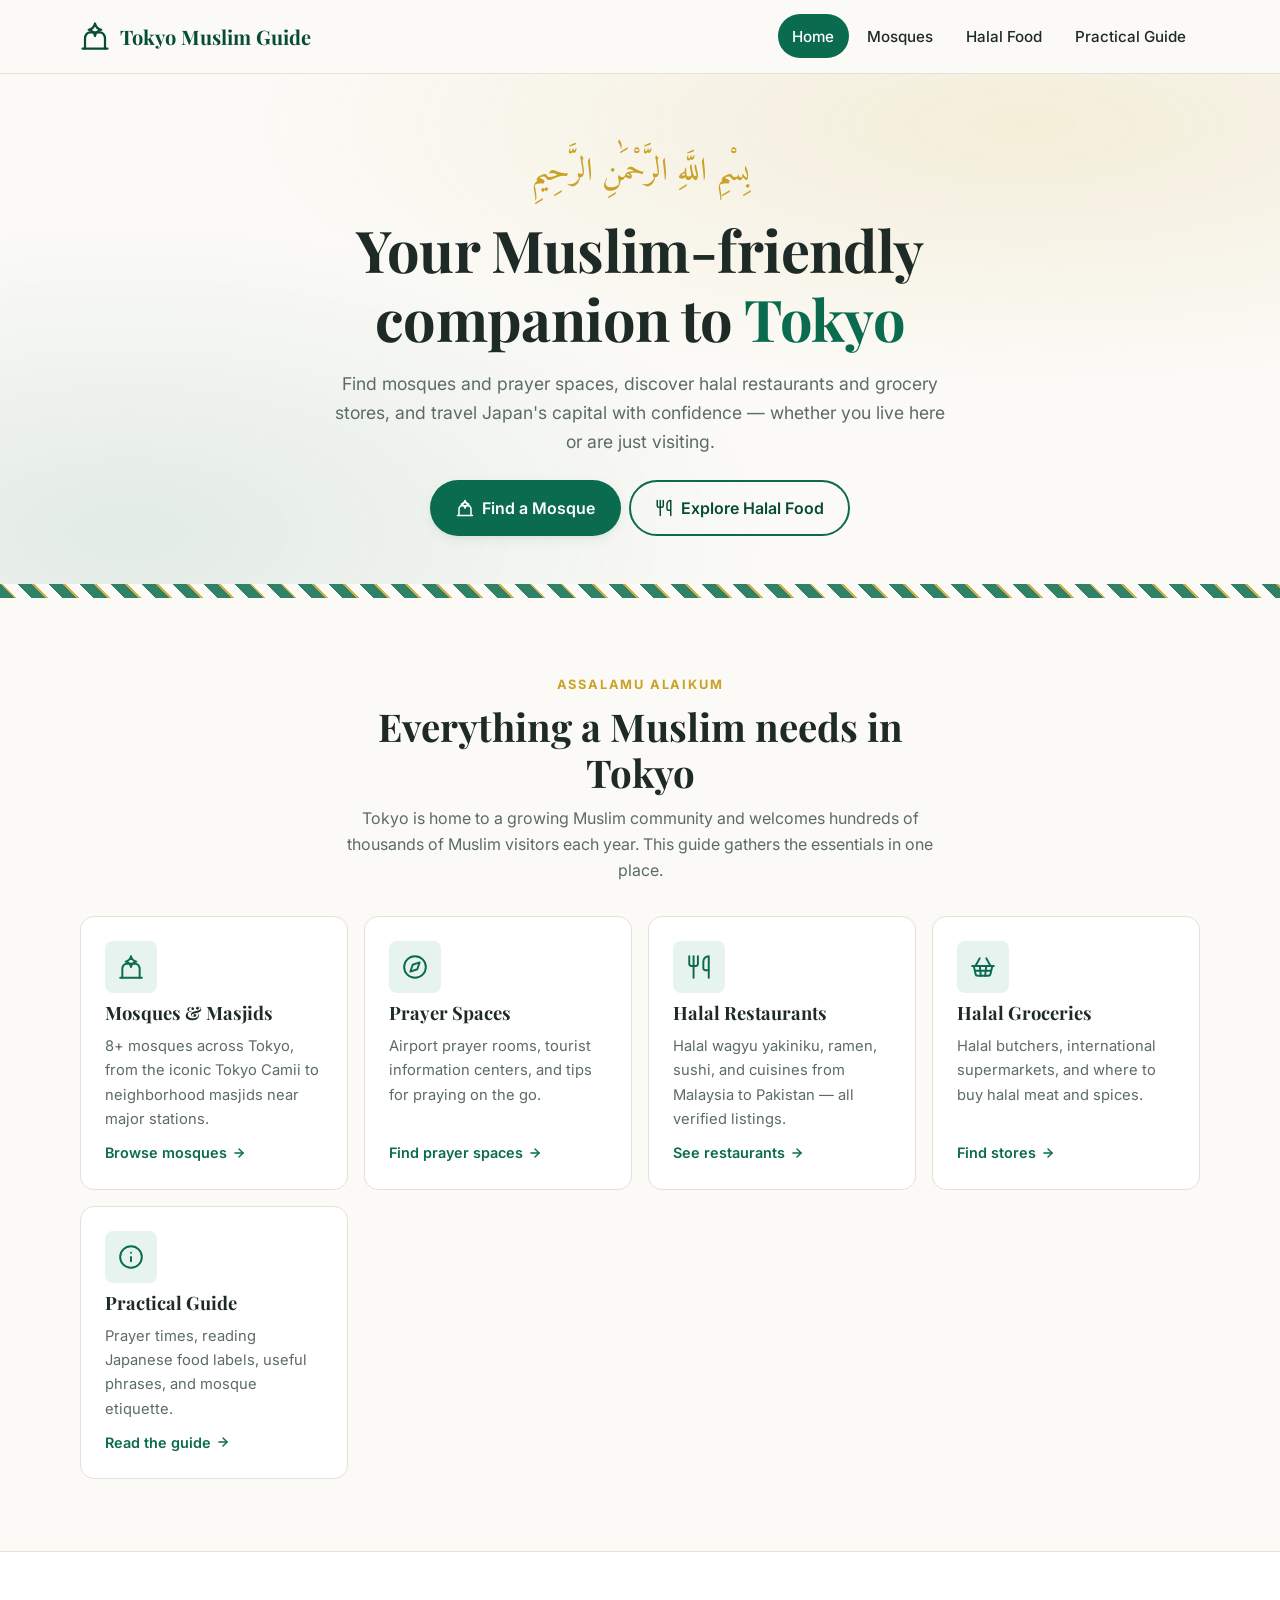
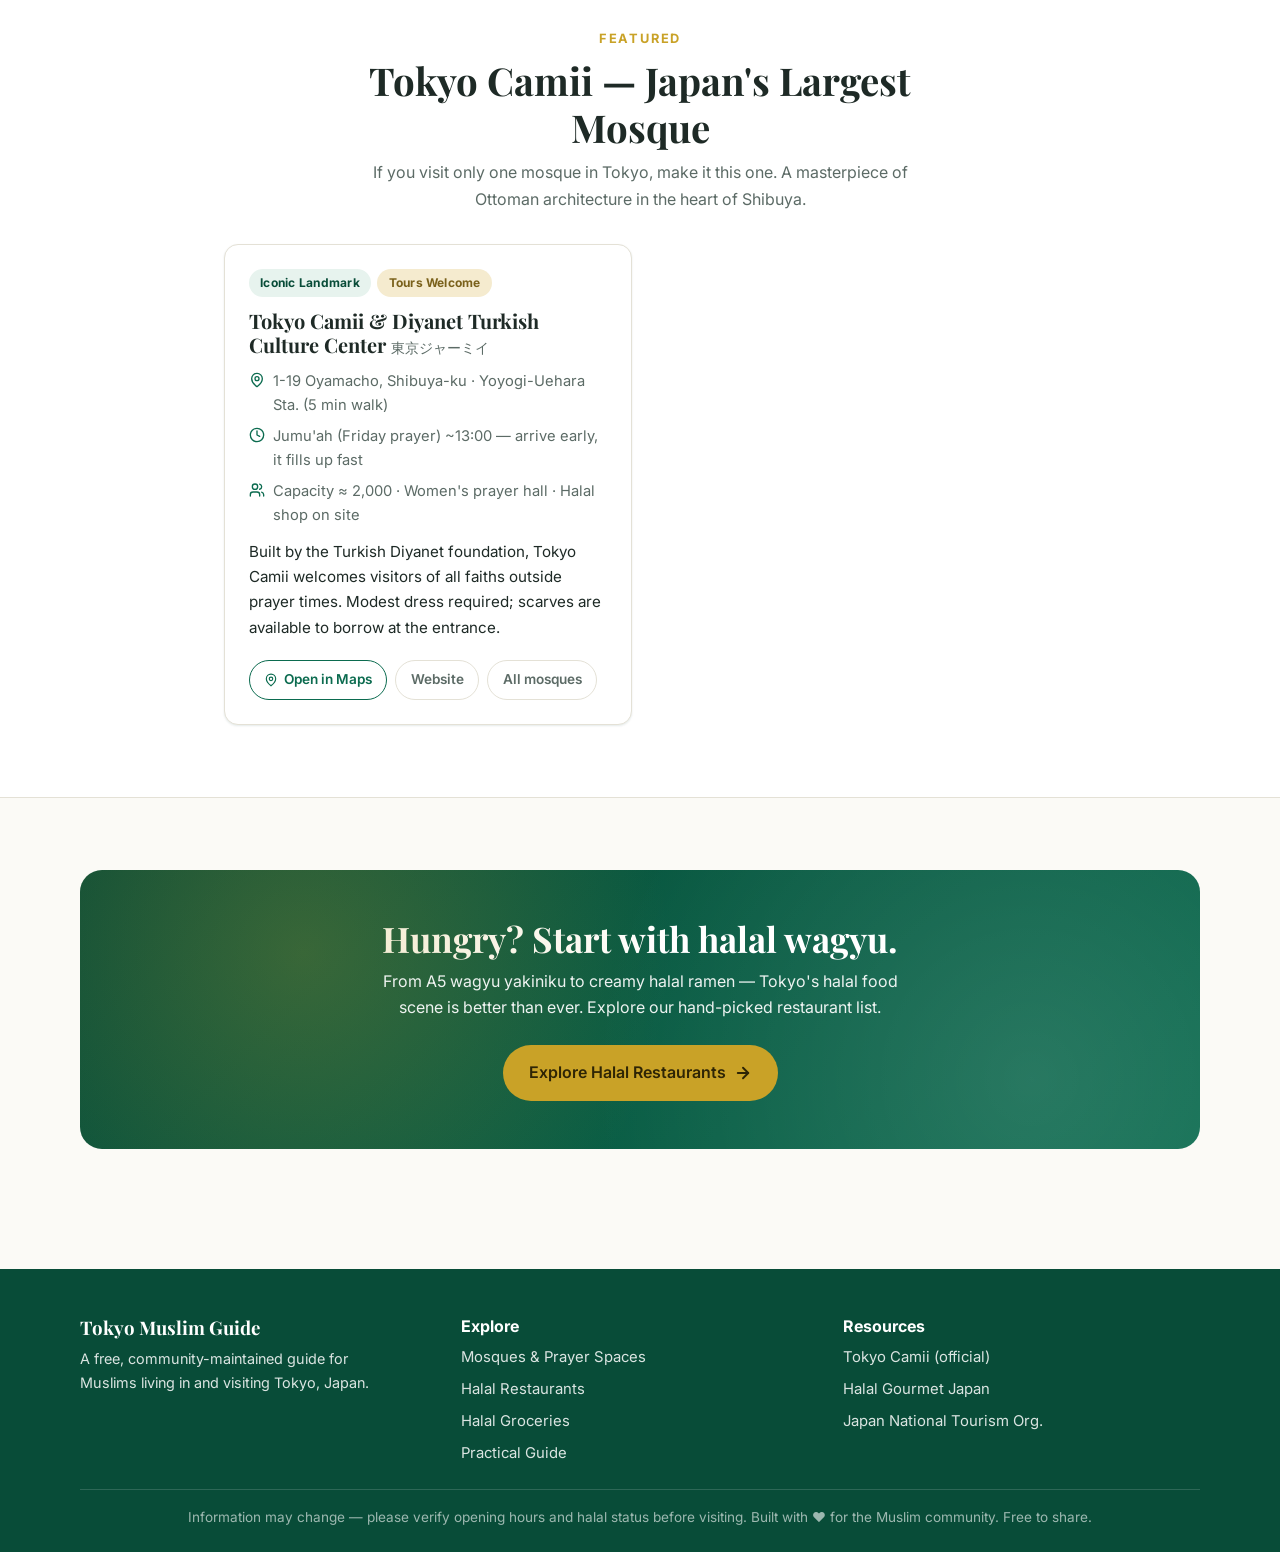
<file: index.html>
<!DOCTYPE html>
<html lang="en">
<head>
  <meta charset="UTF-8">
  <meta name="viewport" content="width=device-width, initial-scale=1">
  <title>Tokyo Muslim Guide — Mosques, Halal Food & Prayer Spaces</title>
  <meta name="description" content="A free community guide for Muslims in Tokyo: mosques, prayer spaces, halal restaurants, grocery stores, and practical tips for residents and visitors.">
  <meta property="og:title" content="Tokyo Muslim Guide">
  <meta property="og:description" content="Mosques, halal restaurants, prayer spaces and practical tips for Muslims in Tokyo.">
  <meta property="og:type" content="website">
  <meta property="og:url" content="https://tokyomuslim.club/">
  <meta name="twitter:card" content="summary">
  <meta name="twitter:title" content="Tokyo Muslim Guide">
  <meta name="twitter:description" content="Mosques, halal restaurants, prayer spaces and practical tips for Muslims in Tokyo.">
  <link rel="canonical" href="https://tokyomuslim.club/">
  <!-- Google Search Console verification — replace content value with your actual verification code -->
  <meta name="google-site-verification" content="t6srP-u4cN9P3VYmCuqky1GQss03RCHiqYDu4j7R1pU" />
  <!-- Bing Webmaster Tools verification -->
  <meta name="msvalidate.01" content="A777F8AD205B0AAA340A29A1CBBAF578" />
  <script type="application/ld+json">
  {
    "@context": "https://schema.org",
    "@type": "WebSite",
    "name": "Tokyo Muslim Guide",
    "url": "https://tokyomuslim.club/",
    "description": "A free community guide for Muslims in Tokyo: mosques, prayer spaces, halal restaurants, grocery stores, and practical tips for residents and visitors.",
    "inLanguage": "en",
    "about": {
      "@type": "City",
      "name": "Tokyo",
      "address": { "@type": "PostalAddress", "addressCountry": "JP" }
    }
  }
  </script>
  <link rel="icon" href="data:image/svg+xml,<svg xmlns='http://www.w3.org/2000/svg' viewBox='0 0 100 100'><text y='0.9em' font-size='90'>🕌</text></svg>">
  <link rel="preconnect" href="https://fonts.googleapis.com">
  <link rel="preconnect" href="https://fonts.gstatic.com" crossorigin>
  <link href="https://fonts.googleapis.com/css2?family=Inter:wght@400;500;600;700&family=Playfair+Display:wght@600;700&family=Amiri:wght@400;700&display=swap" rel="stylesheet">
  <link rel="stylesheet" href="css/style.css">
</head>
<body>
  <a class="skip-link" href="#main">Skip to main content</a>

  <header class="site-header">
    <div class="container">
      <nav class="nav" aria-label="Main navigation">
        <a class="brand" href="index.html">
          <svg width="30" height="30" viewBox="0 0 24 24" fill="none" stroke="currentColor" stroke-width="1.8" stroke-linecap="round" stroke-linejoin="round" aria-hidden="true">
            <path d="M12 2c.5 2.5 2.5 4.5 5 5-2.5.5-4.5 2.5-5 5-.5-2.5-2.5-4.5-5-5 2.5-.5 4.5-2.5 5-5z"/>
            <path d="M4 22v-8c0-3 2-5 4-5h8c2 0 4 2 4 5v8"/>
            <path d="M2 22h20"/>
          </svg>
          Tokyo Muslim Guide
        </a>
        <button class="nav-toggle" aria-label="Toggle menu" aria-expanded="false" aria-controls="nav-links">
          <svg width="24" height="24" viewBox="0 0 24 24" fill="none" stroke="currentColor" stroke-width="2" stroke-linecap="round" aria-hidden="true">
            <line x1="3" y1="6" x2="21" y2="6"/><line x1="3" y1="12" x2="21" y2="12"/><line x1="3" y1="18" x2="21" y2="18"/>
          </svg>
        </button>
        <ul class="nav-links" id="nav-links">
          <li><a href="index.html" aria-current="page">Home</a></li>
          <li><a href="mosques.html">Mosques</a></li>
          <li><a href="halal-food.html">Halal Food</a></li>
          <li><a href="guide.html">Practical Guide</a></li>
        </ul>
      </nav>
    </div>
  </header>

  <main id="main">
    <!-- Hero -->
    <section class="hero">
      <div class="container">
        <p class="bismillah reveal">بِسْمِ اللَّهِ الرَّحْمَٰنِ الرَّحِيمِ</p>
        <h1 class="reveal reveal-1">Your Muslim-friendly companion to <span class="accent">Tokyo</span></h1>
        <p class="lede reveal reveal-2">
          Find mosques and prayer spaces, discover halal restaurants and grocery stores,
          and travel Japan's capital with confidence — whether you live here or are just visiting.
        </p>
        <div class="hero-actions reveal reveal-3">
          <a class="btn btn-primary" href="mosques.html">
            <svg width="18" height="18" viewBox="0 0 24 24" fill="none" stroke="currentColor" stroke-width="2" stroke-linecap="round" stroke-linejoin="round" aria-hidden="true"><path d="M4 22v-8c0-3 2-5 4-5h8c2 0 4 2 4 5v8"/><path d="M2 22h20"/><path d="M12 2c.5 2.5 2.5 4.5 5 5-2.5.5-4.5 2.5-5 5-.5-2.5-2.5-4.5-5-5 2.5-.5 4.5-2.5 5-5z"/></svg>
            Find a Mosque
          </a>
          <a class="btn btn-outline" href="halal-food.html">
            <svg width="18" height="18" viewBox="0 0 24 24" fill="none" stroke="currentColor" stroke-width="2" stroke-linecap="round" stroke-linejoin="round" aria-hidden="true"><path d="M3 2v7c0 1.1.9 2 2 2h4a2 2 0 0 0 2-2V2"/><path d="M7 2v20"/><path d="M21 15V2a5 5 0 0 0-5 5v6c0 1.1.9 2 2 2h3zm0 0v7"/></svg>
            Explore Halal Food
          </a>
        </div>
      </div>
    </section>
    <div class="pattern-band" aria-hidden="true"></div>

    <!-- Quick stats -->
    <section class="section">
      <div class="container">
        <div class="section-head">
          <span class="kicker">Assalamu Alaikum</span>
          <h2>Everything a Muslim needs in Tokyo</h2>
          <p>Tokyo is home to a growing Muslim community and welcomes hundreds of thousands of Muslim visitors each year. This guide gathers the essentials in one place.</p>
        </div>
        <div class="tiles">
          <a class="tile" href="mosques.html">
            <span class="icon-wrap">
              <svg width="26" height="26" viewBox="0 0 24 24" fill="none" stroke="currentColor" stroke-width="1.8" stroke-linecap="round" stroke-linejoin="round" aria-hidden="true"><path d="M4 22v-8c0-3 2-5 4-5h8c2 0 4 2 4 5v8"/><path d="M2 22h20"/><path d="M12 2c.5 2.5 2.5 4.5 5 5-2.5.5-4.5 2.5-5 5-.5-2.5-2.5-4.5-5-5 2.5-.5 4.5-2.5 5-5z"/></svg>
            </span>
            <h3>Mosques &amp; Masjids</h3>
            <p>8+ mosques across Tokyo, from the iconic Tokyo Camii to neighborhood masjids near major stations.</p>
            <span class="go">Browse mosques <svg width="14" height="14" viewBox="0 0 24 24" fill="none" stroke="currentColor" stroke-width="2.5" stroke-linecap="round" stroke-linejoin="round" aria-hidden="true"><path d="M5 12h14"/><path d="m12 5 7 7-7 7"/></svg></span>
          </a>
          <a class="tile" href="mosques.html#prayer-spaces">
            <span class="icon-wrap">
              <svg width="26" height="26" viewBox="0 0 24 24" fill="none" stroke="currentColor" stroke-width="1.8" stroke-linecap="round" stroke-linejoin="round" aria-hidden="true"><circle cx="12" cy="12" r="10"/><polygon points="16.24 7.76 14.12 14.12 7.76 16.24 9.88 9.88 16.24 7.76"/></svg>
            </span>
            <h3>Prayer Spaces</h3>
            <p>Airport prayer rooms, tourist information centers, and tips for praying on the go.</p>
            <span class="go">Find prayer spaces <svg width="14" height="14" viewBox="0 0 24 24" fill="none" stroke="currentColor" stroke-width="2.5" stroke-linecap="round" stroke-linejoin="round" aria-hidden="true"><path d="M5 12h14"/><path d="m12 5 7 7-7 7"/></svg></span>
          </a>
          <a class="tile" href="halal-food.html">
            <span class="icon-wrap">
              <svg width="26" height="26" viewBox="0 0 24 24" fill="none" stroke="currentColor" stroke-width="1.8" stroke-linecap="round" stroke-linejoin="round" aria-hidden="true"><path d="M3 2v7c0 1.1.9 2 2 2h4a2 2 0 0 0 2-2V2"/><path d="M7 2v20"/><path d="M21 15V2a5 5 0 0 0-5 5v6c0 1.1.9 2 2 2h3zm0 0v7"/></svg>
            </span>
            <h3>Halal Restaurants</h3>
            <p>Halal wagyu yakiniku, ramen, sushi, and cuisines from Malaysia to Pakistan — all verified listings.</p>
            <span class="go">See restaurants <svg width="14" height="14" viewBox="0 0 24 24" fill="none" stroke="currentColor" stroke-width="2.5" stroke-linecap="round" stroke-linejoin="round" aria-hidden="true"><path d="M5 12h14"/><path d="m12 5 7 7-7 7"/></svg></span>
          </a>
          <a class="tile" href="halal-food.html#groceries">
            <span class="icon-wrap">
              <svg width="26" height="26" viewBox="0 0 24 24" fill="none" stroke="currentColor" stroke-width="1.8" stroke-linecap="round" stroke-linejoin="round" aria-hidden="true"><path d="m5 11 4-7"/><path d="m19 11-4-7"/><path d="M2 11h20"/><path d="m3.5 11 1.6 7.4a2 2 0 0 0 2 1.6h9.8a2 2 0 0 0 2-1.6l1.7-7.4"/><path d="m9 11 1 9"/><path d="M4.5 15.5h15"/><path d="m15 11-1 9"/></svg>
            </span>
            <h3>Halal Groceries</h3>
            <p>Halal butchers, international supermarkets, and where to buy halal meat and spices.</p>
            <span class="go">Find stores <svg width="14" height="14" viewBox="0 0 24 24" fill="none" stroke="currentColor" stroke-width="2.5" stroke-linecap="round" stroke-linejoin="round" aria-hidden="true"><path d="M5 12h14"/><path d="m12 5 7 7-7 7"/></svg></span>
          </a>
          <a class="tile" href="guide.html">
            <span class="icon-wrap">
              <svg width="26" height="26" viewBox="0 0 24 24" fill="none" stroke="currentColor" stroke-width="1.8" stroke-linecap="round" stroke-linejoin="round" aria-hidden="true"><circle cx="12" cy="12" r="10"/><path d="M12 16v-4"/><path d="M12 8h.01"/></svg>
            </span>
            <h3>Practical Guide</h3>
            <p>Prayer times, reading Japanese food labels, useful phrases, and mosque etiquette.</p>
            <span class="go">Read the guide <svg width="14" height="14" viewBox="0 0 24 24" fill="none" stroke="currentColor" stroke-width="2.5" stroke-linecap="round" stroke-linejoin="round" aria-hidden="true"><path d="M5 12h14"/><path d="m12 5 7 7-7 7"/></svg></span>
          </a>
        </div>
      </div>
    </section>

    <!-- Featured mosque -->
    <section class="section section-alt">
      <div class="container">
        <div class="section-head">
          <span class="kicker">Featured</span>
          <h2>Tokyo Camii — Japan's Largest Mosque</h2>
          <p>If you visit only one mosque in Tokyo, make it this one. A masterpiece of Ottoman architecture in the heart of Shibuya.</p>
        </div>
        <div class="grid" style="max-width: 52rem; margin-inline: auto;">
          <article class="card">
            <div class="tag-row">
              <span class="badge badge-halal">Iconic Landmark</span>
              <span class="badge badge-friendly">Tours Welcome</span>
            </div>
            <h3>Tokyo Camii &amp; Diyanet Turkish Culture Center <span class="jp">東京ジャーミイ</span></h3>
            <div class="card-meta">
              <span class="row">
                <svg width="16" height="16" viewBox="0 0 24 24" fill="none" stroke="currentColor" stroke-width="2" stroke-linecap="round" stroke-linejoin="round" aria-hidden="true"><path d="M20 10c0 6-8 12-8 12s-8-6-8-12a8 8 0 0 1 16 0Z"/><circle cx="12" cy="10" r="3"/></svg>
                1-19 Oyamacho, Shibuya-ku · Yoyogi-Uehara Sta. (5 min walk)
              </span>
              <span class="row">
                <svg width="16" height="16" viewBox="0 0 24 24" fill="none" stroke="currentColor" stroke-width="2" stroke-linecap="round" stroke-linejoin="round" aria-hidden="true"><circle cx="12" cy="12" r="10"/><polyline points="12 6 12 12 16 14"/></svg>
                Jumu'ah (Friday prayer) ~13:00 — arrive early, it fills up fast
              </span>
              <span class="row">
                <svg width="16" height="16" viewBox="0 0 24 24" fill="none" stroke="currentColor" stroke-width="2" stroke-linecap="round" stroke-linejoin="round" aria-hidden="true"><path d="M16 21v-2a4 4 0 0 0-4-4H6a4 4 0 0 0-4 4v2"/><circle cx="9" cy="7" r="4"/><path d="M22 21v-2a4 4 0 0 0-3-3.87"/><path d="M16 3.13a4 4 0 0 1 0 7.75"/></svg>
                Capacity ≈ 2,000 · Women's prayer hall · Halal shop on site
              </span>
            </div>
            <p class="desc">Built by the Turkish Diyanet foundation, Tokyo Camii welcomes visitors of all faiths outside prayer times. Modest dress required; scarves are available to borrow at the entrance.</p>
            <div class="card-actions">
              <a class="chip-link" href="https://www.google.com/maps/search/?api=1&query=Tokyo+Camii" target="_blank" rel="noopener">
                <svg width="14" height="14" viewBox="0 0 24 24" fill="none" stroke="currentColor" stroke-width="2" stroke-linecap="round" stroke-linejoin="round" aria-hidden="true"><path d="M20 10c0 6-8 12-8 12s-8-6-8-12a8 8 0 0 1 16 0Z"/><circle cx="12" cy="10" r="3"/></svg>
                Open in Maps
              </a>
              <a class="chip-link subtle" href="https://tokyocamii.org" target="_blank" rel="noopener">Website</a>
              <a class="chip-link subtle" href="mosques.html">All mosques</a>
            </div>
          </article>
        </div>
      </div>
    </section>

    <!-- CTA -->
    <section class="section">
      <div class="container">
        <div class="cta-banner">
          <h2>Hungry? Start with halal wagyu.</h2>
          <p>From A5 wagyu yakiniku to creamy halal ramen — Tokyo's halal food scene is better than ever. Explore our hand-picked restaurant list.</p>
          <a class="btn btn-gold" href="halal-food.html">
            Explore Halal Restaurants
            <svg width="18" height="18" viewBox="0 0 24 24" fill="none" stroke="currentColor" stroke-width="2.5" stroke-linecap="round" stroke-linejoin="round" aria-hidden="true"><path d="M5 12h14"/><path d="m12 5 7 7-7 7"/></svg>
          </a>
        </div>
      </div>
    </section>
  </main>

  <footer class="site-footer">
    <div class="container">
      <div class="footer-grid">
        <div class="footer-brand">
          <h3>Tokyo Muslim Guide</h3>
          <p>A free, community-maintained guide for Muslims living in and visiting Tokyo, Japan.</p>
        </div>
        <div>
          <h4>Explore</h4>
          <ul class="footer-links">
            <li><a href="mosques.html">Mosques &amp; Prayer Spaces</a></li>
            <li><a href="halal-food.html">Halal Restaurants</a></li>
            <li><a href="halal-food.html#groceries">Halal Groceries</a></li>
            <li><a href="guide.html">Practical Guide</a></li>
          </ul>
        </div>
        <div>
          <h4>Resources</h4>
          <ul class="footer-links">
            <li><a href="https://tokyocamii.org" target="_blank" rel="noopener">Tokyo Camii (official)</a></li>
            <li><a href="https://www.halalgourmet.jp" target="_blank" rel="noopener">Halal Gourmet Japan</a></li>
            <li><a href="https://www.jnto.go.jp" target="_blank" rel="noopener">Japan National Tourism Org.</a></li>
          </ul>
        </div>
      </div>
      <p class="footer-note">
        Information may change — please verify opening hours and halal status before visiting.
        Built with ❤ for the Muslim community. Free to share.
      </p>
    </div>
  </footer>

  <script src="js/data.js"></script>
  <script src="js/main.js"></script>
</body>
</html>
</file>
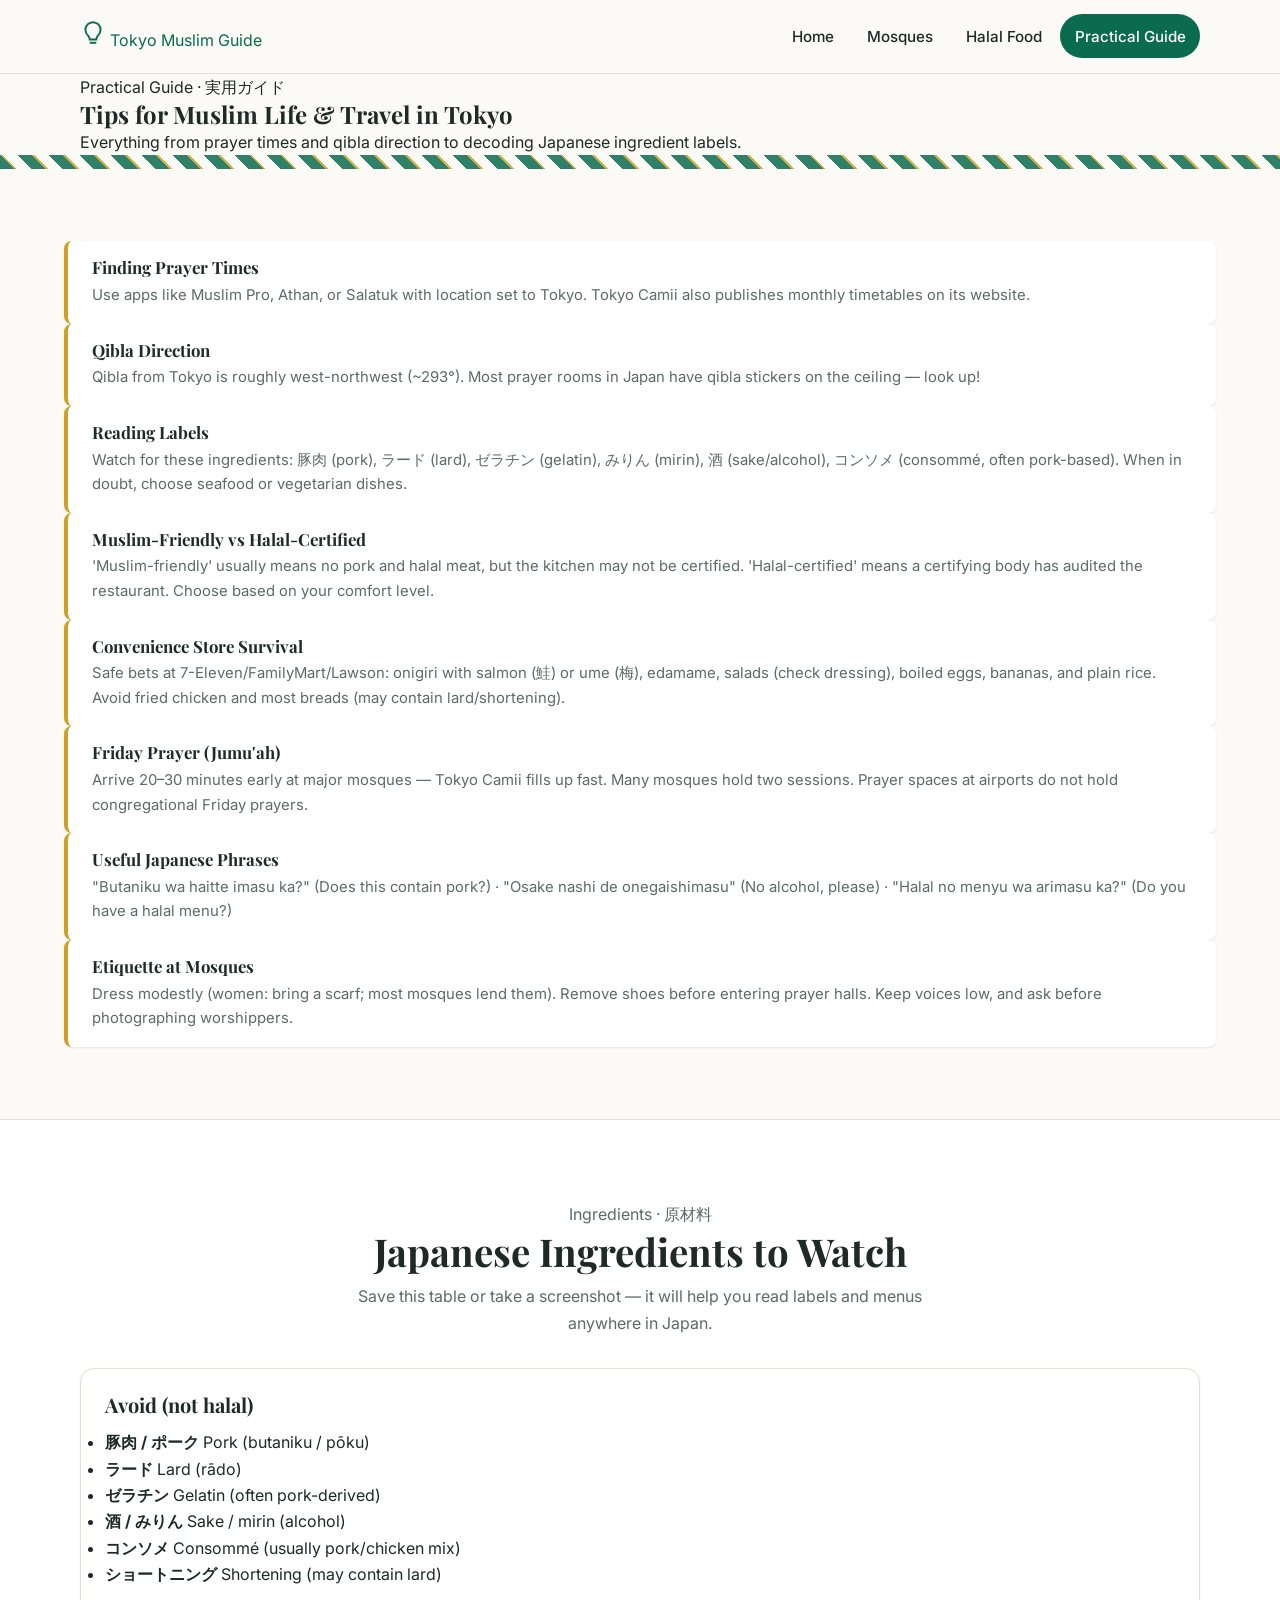
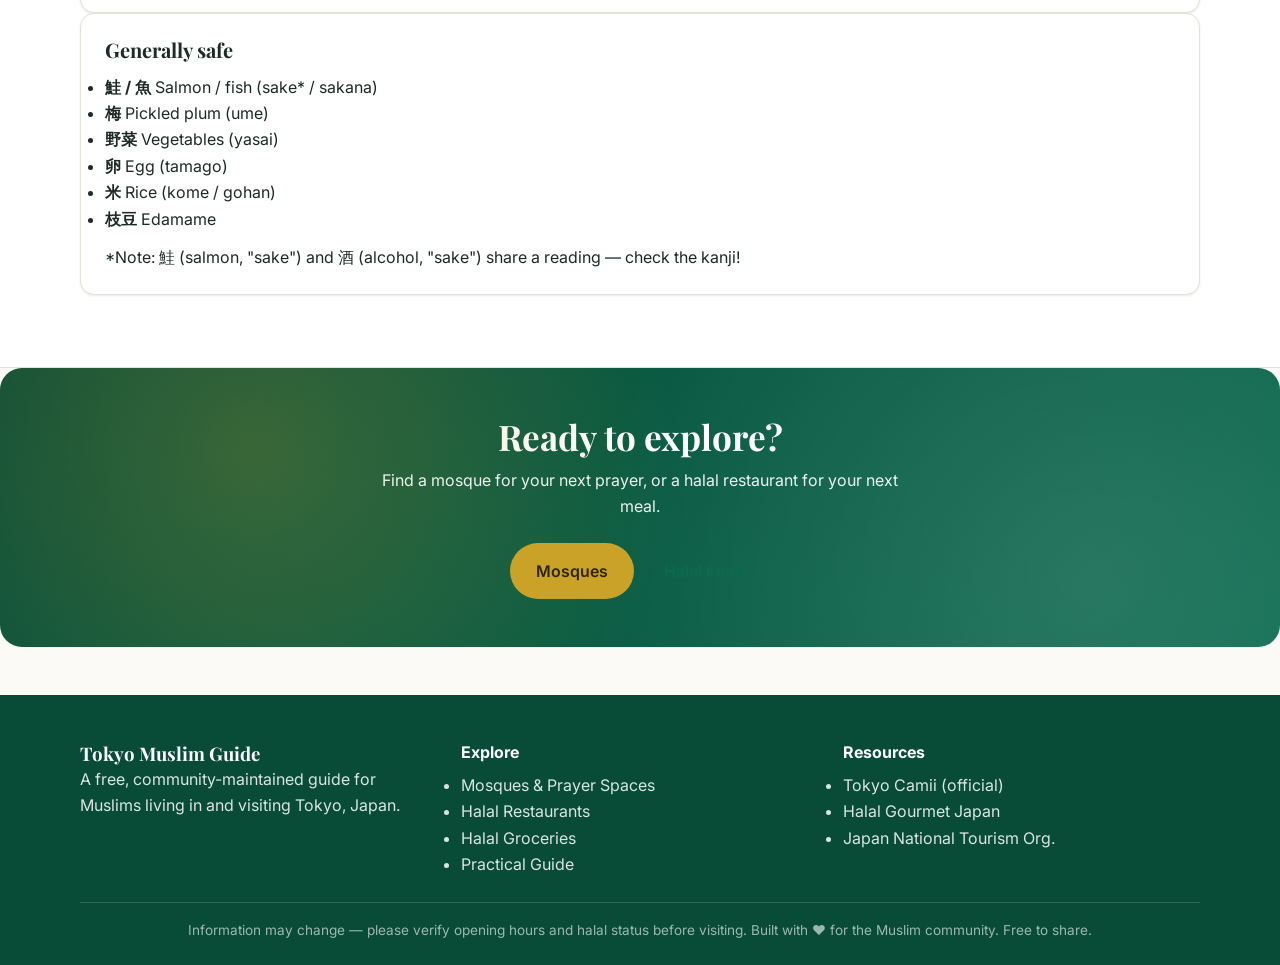
<file: guide.html>
<!DOCTYPE html>
<html lang="en">
<head>
  <meta charset="UTF-8">
  <meta name="viewport" content="width=device-width, initial-scale=1.0">
  <title>Practical Guide for Muslims in Tokyo — Tokyo Muslim Guide</title>
  <meta name="description" content="Prayer times, qibla direction, reading Japanese ingredient labels, useful phrases and mosque etiquette — a practical guide for Muslims in Tokyo.">
  <meta property="og:title" content="Practical Guide for Muslims in Tokyo">
  <meta property="og:description" content="Prayer times, qibla, Japanese ingredient labels, useful phrases and mosque etiquette.">
  <meta property="og:type" content="website">
  <meta property="og:url" content="https://tokyomuslim.club/guide.html">
  <meta name="twitter:card" content="summary">
  <meta name="twitter:title" content="Practical Guide for Muslims in Tokyo">
  <meta name="twitter:description" content="Prayer times, qibla, Japanese ingredient labels, useful phrases and mosque etiquette.">
  <link rel="canonical" href="https://tokyomuslim.club/guide.html">
  <script type="application/ld+json">
  {
    "@context": "https://schema.org",
    "@type": "Article",
    "headline": "Practical Guide for Muslims in Tokyo",
    "description": "Prayer times, qibla direction, reading Japanese ingredient labels, useful phrases and mosque etiquette — a practical guide for Muslims in Tokyo.",
    "url": "https://tokyomuslim.club/guide.html",
    "inLanguage": "en",
    "publisher": {
      "@type": "Organization",
      "name": "Tokyo Muslim Guide",
      "url": "https://tokyomuslim.club/"
    }
  }
  </script>
  <link rel="preconnect" href="https://fonts.googleapis.com">
  <link rel="preconnect" href="https://fonts.gstatic.com" crossorigin>
  <link href="https://fonts.googleapis.com/css2?family=Playfair+Display:wght@600;700&family=Inter:wght@400;500;600&family=Amiri:wght@400;700&display=swap" rel="stylesheet">
  <link rel="stylesheet" href="css/style.css">
</head>
<body>
  <a class="skip-link" href="#main">Skip to main content</a>
  <header class="site-header">
    <nav class="nav container" aria-label="Main navigation">
      <a class="nav-brand" href="index.html">
        <svg width="26" height="26" viewBox="0 0 24 24" fill="none" stroke="currentColor" stroke-width="1.8" aria-hidden="true"><path d="M12 2a7 7 0 0 0-7 7c0 2.4 1.2 4.2 2.6 5.7.9 1 1.4 1.8 1.4 3.3h6c0-1.5.5-2.3 1.4-3.3C17.8 13.2 19 11.4 19 9a7 7 0 0 0-7-7z"/><path d="M9 21h6"/></svg>
        <span>Tokyo Muslim Guide</span>
      </a>
      <button class="nav-toggle" aria-expanded="false" aria-controls="nav-links" aria-label="Toggle menu">
        <svg width="24" height="24" viewBox="0 0 24 24" fill="none" stroke="currentColor" stroke-width="2" aria-hidden="true"><path d="M3 6h18M3 12h18M3 18h18"/></svg>
      </button>
      <ul class="nav-links" id="nav-links">
        <li><a href="index.html">Home</a></li>
        <li><a href="mosques.html">Mosques</a></li>
        <li><a href="halal-food.html">Halal Food</a></li>
        <li><a href="guide.html" aria-current="page">Practical Guide</a></li>
      </ul>
    </nav>
  </header>
  <main id="main">
    <section class="page-hero">
      <div class="container">
        <p class="eyebrow">Practical Guide · 実用ガイド</p>
        <h1>Tips for Muslim Life &amp; Travel in Tokyo</h1>
        <p class="lede">Everything from prayer times and qibla direction to decoding Japanese ingredient labels.</p>
      </div>
    </section>
    <div class="pattern-band" aria-hidden="true"></div>
    <section class="section container">
      <div class="tips-grid" id="tips-list"></div>
    </section>
    <section class="section section-alt">
      <div class="container">
        <div class="section-head">
          <p class="eyebrow">Ingredients · 原材料</p>
          <h2>Japanese Ingredients to Watch</h2>
          <p class="lede">Save this table or take a screenshot — it will help you read labels and menus anywhere in Japan.</p>
        </div>
        <div class="two-col">
          <article class="card card-flat">
            <h3 class="danger-title">Avoid (not halal)</h3>
            <ul class="ingredient-list">
              <li><strong>豚肉 / ポーク</strong> Pork (butaniku / pōku)</li>
              <li><strong>ラード</strong> Lard (rādo)</li>
              <li><strong>ゼラチン</strong> Gelatin (often pork-derived)</li>
              <li><strong>酒 / みりん</strong> Sake / mirin (alcohol)</li>
              <li><strong>コンソメ</strong> Consommé (usually pork/chicken mix)</li>
              <li><strong>ショートニング</strong> Shortening (may contain lard)</li>
            </ul>
          </article>
          <article class="card card-flat">
            <h3 class="safe-title">Generally safe</h3>
            <ul class="ingredient-list">
              <li><strong>鮭 / 魚</strong> Salmon / fish (sake* / sakana)</li>
              <li><strong>梅</strong> Pickled plum (ume)</li>
              <li><strong>野菜</strong> Vegetables (yasai)</li>
              <li><strong>卵</strong> Egg (tamago)</li>
              <li><strong>米</strong> Rice (kome / gohan)</li>
              <li><strong>枝豆</strong> Edamame</li>
            </ul>
            <p class="fine-print">*Note: 鮭 (salmon, "sake") and 酒 (alcohol, "sake") share a reading — check the kanji!</p>
          </article>
        </div>
      </div>
    </section>
    <section class="cta-banner">
      <div class="container">
        <h2>Ready to explore?</h2>
        <p>Find a mosque for your next prayer, or a halal restaurant for your next meal.</p>
        <div class="btn-row">
          <a class="btn btn-gold" href="mosques.html">Mosques</a>
          <a class="btn btn-outline-light" href="halal-food.html">Halal Food</a>
        </div>
      </div>
    </section>
  </main>
  <footer class="site-footer">
    <div class="container">
      <div class="footer-grid">
        <div>
          <h3>Tokyo Muslim Guide</h3>
          <p>A free, community-maintained guide for Muslims living in and visiting Tokyo, Japan.</p>
        </div>
        <div>
          <h4>Explore</h4>
          <ul>
            <li><a href="mosques.html">Mosques &amp; Prayer Spaces</a></li>
            <li><a href="halal-food.html">Halal Restaurants</a></li>
            <li><a href="halal-food.html#groceries">Halal Groceries</a></li>
            <li><a href="guide.html">Practical Guide</a></li>
          </ul>
        </div>
        <div>
          <h4>Resources</h4>
          <ul>
            <li><a href="https://tokyocamii.org" target="_blank" rel="noopener">Tokyo Camii (official)</a></li>
            <li><a href="https://www.halalgourmet.jp" target="_blank" rel="noopener">Halal Gourmet Japan</a></li>
            <li><a href="https://www.jnto.go.jp" target="_blank" rel="noopener">Japan National Tourism Org.</a></li>
          </ul>
        </div>
      </div>
      <p class="footer-note">Information may change — please verify opening hours and halal status before visiting. Built with ❤ for the Muslim community. Free to share.</p>
    </div>
  </footer>
  <script src="js/data.js"></script>
  <script src="js/main.js"></script>
</body>
</html>
</file>
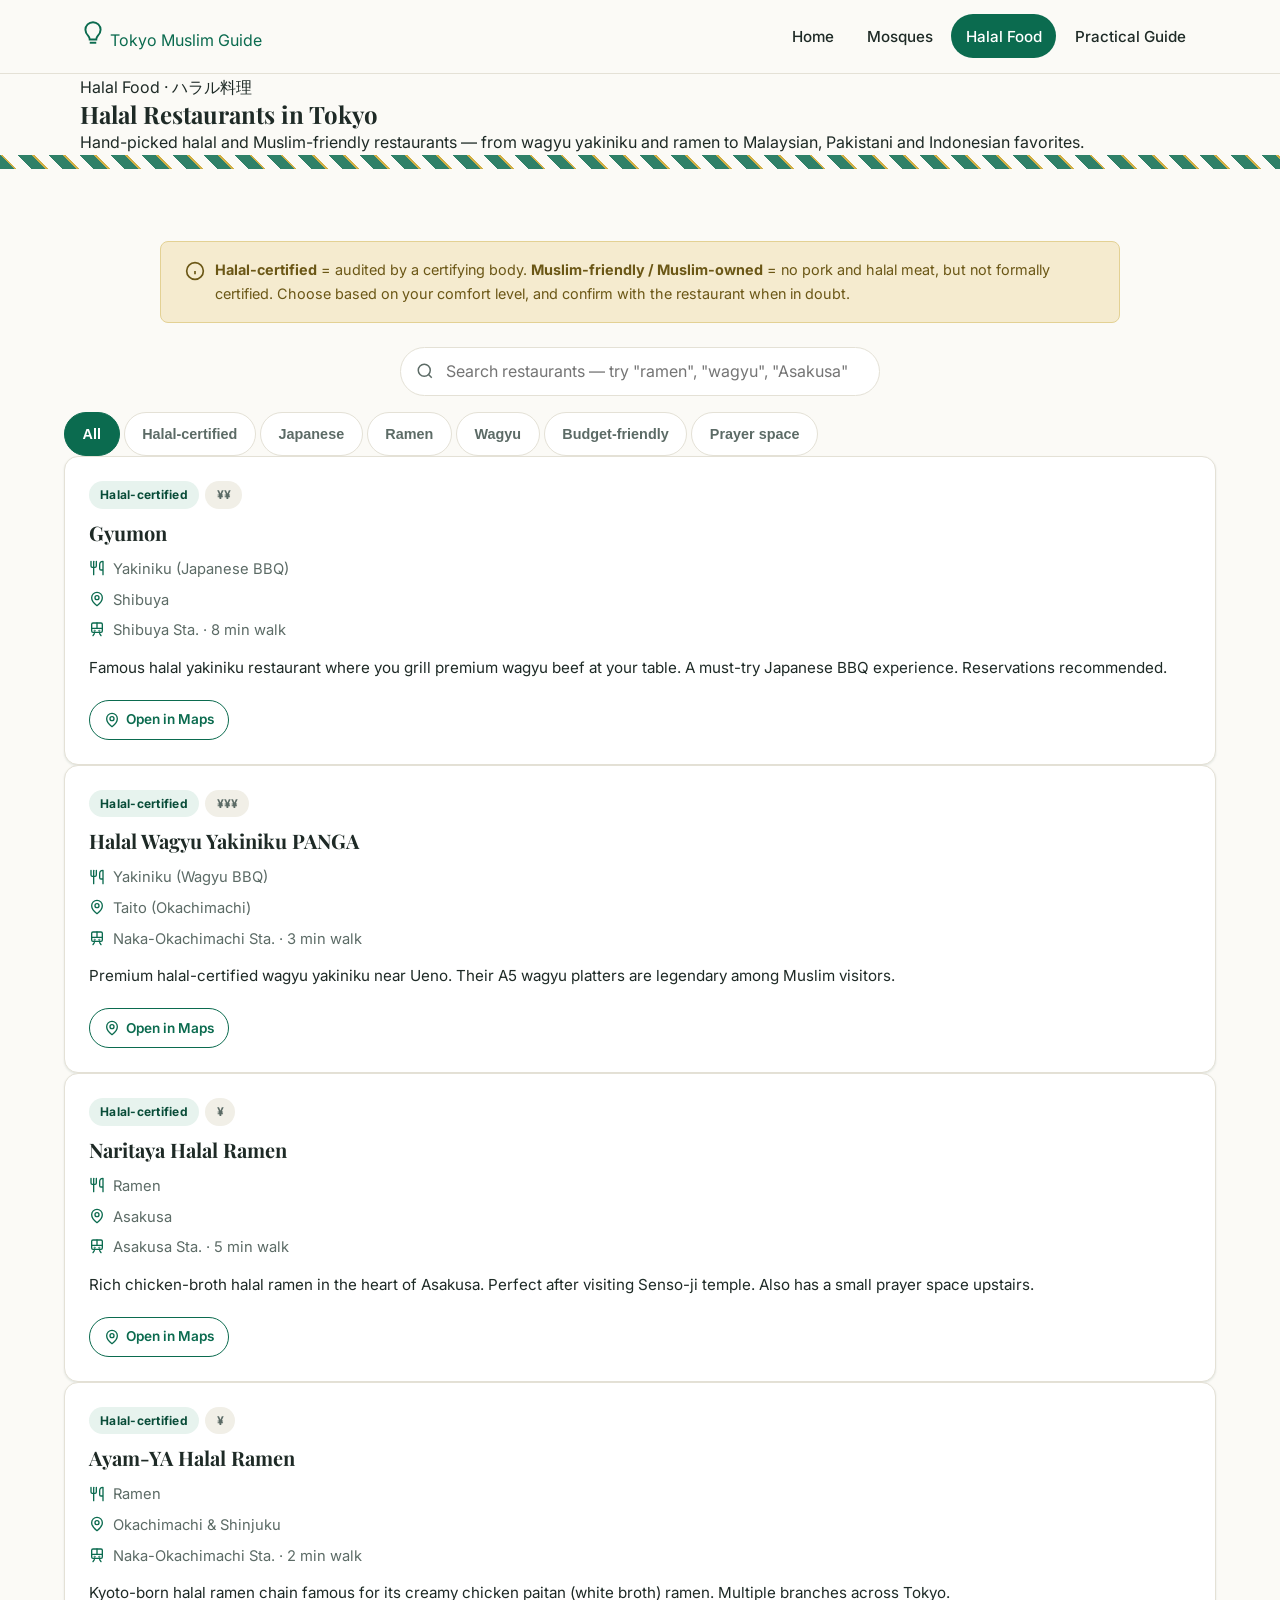
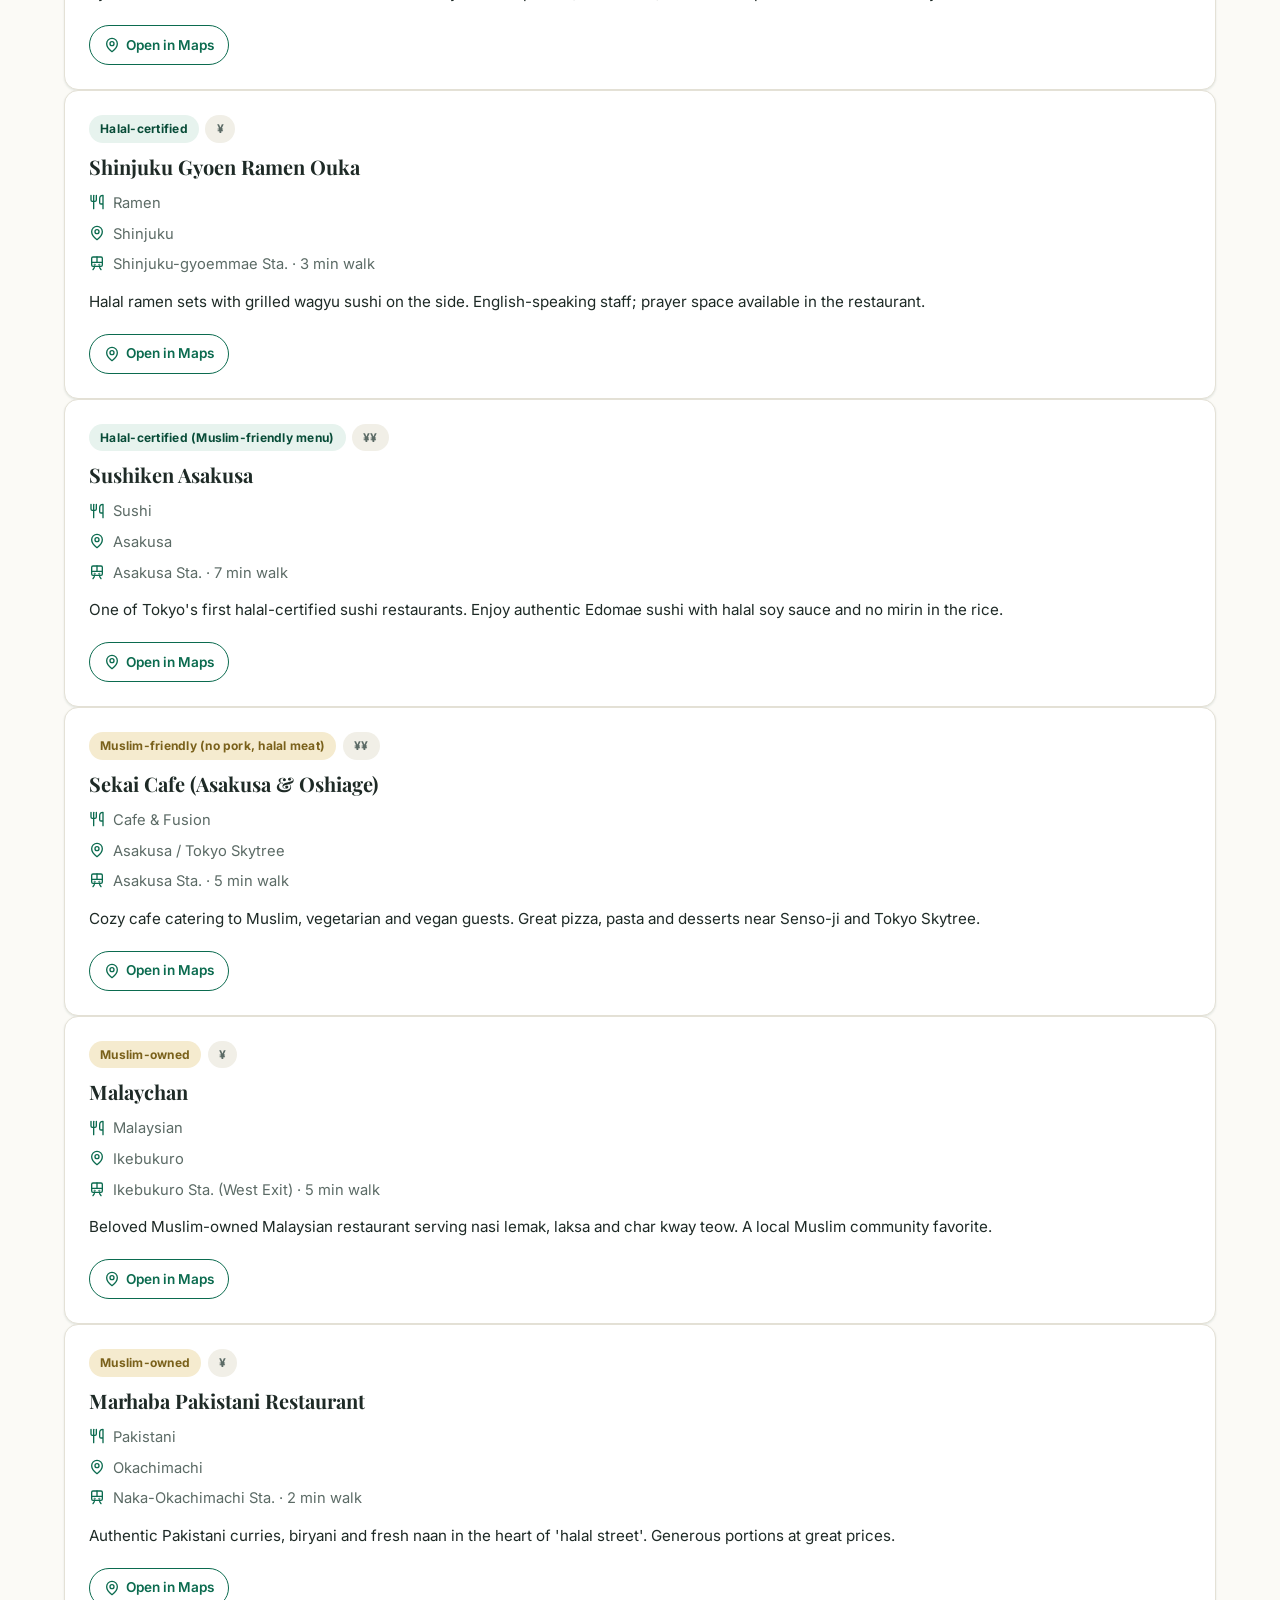
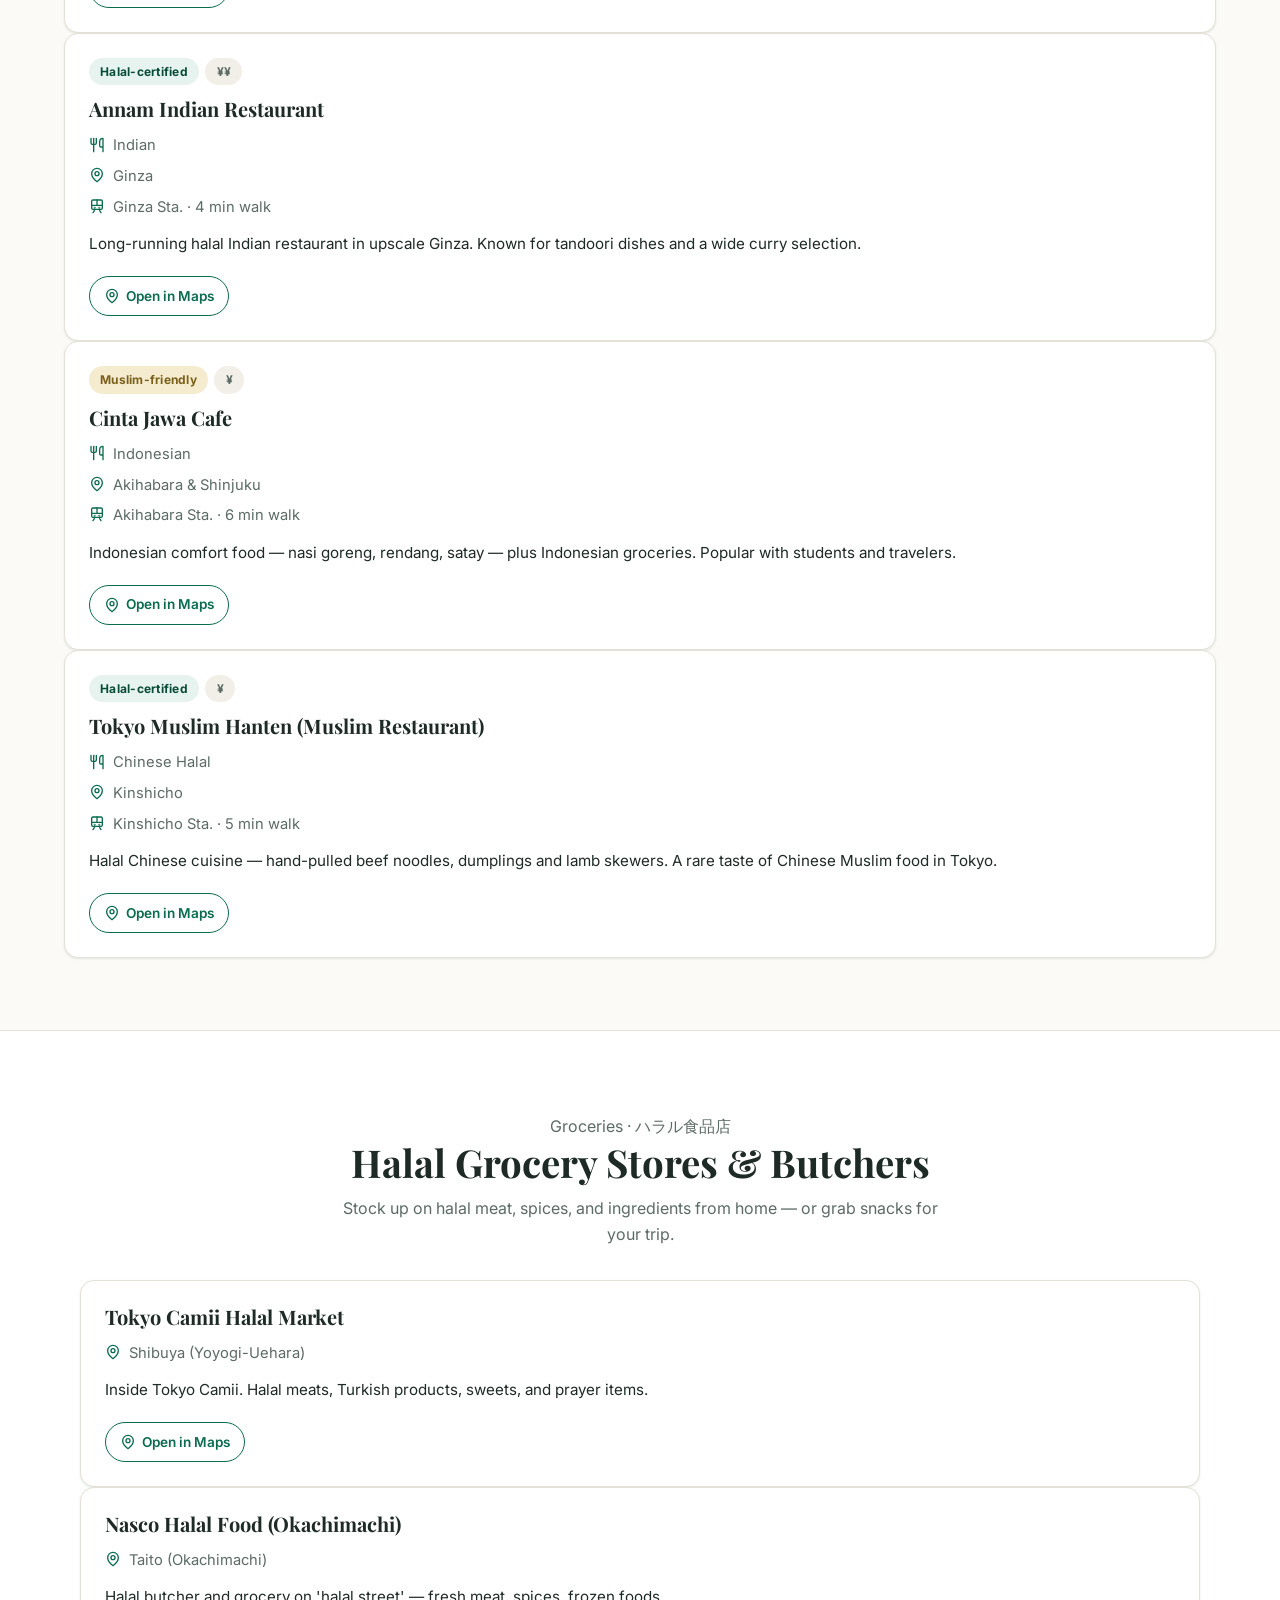
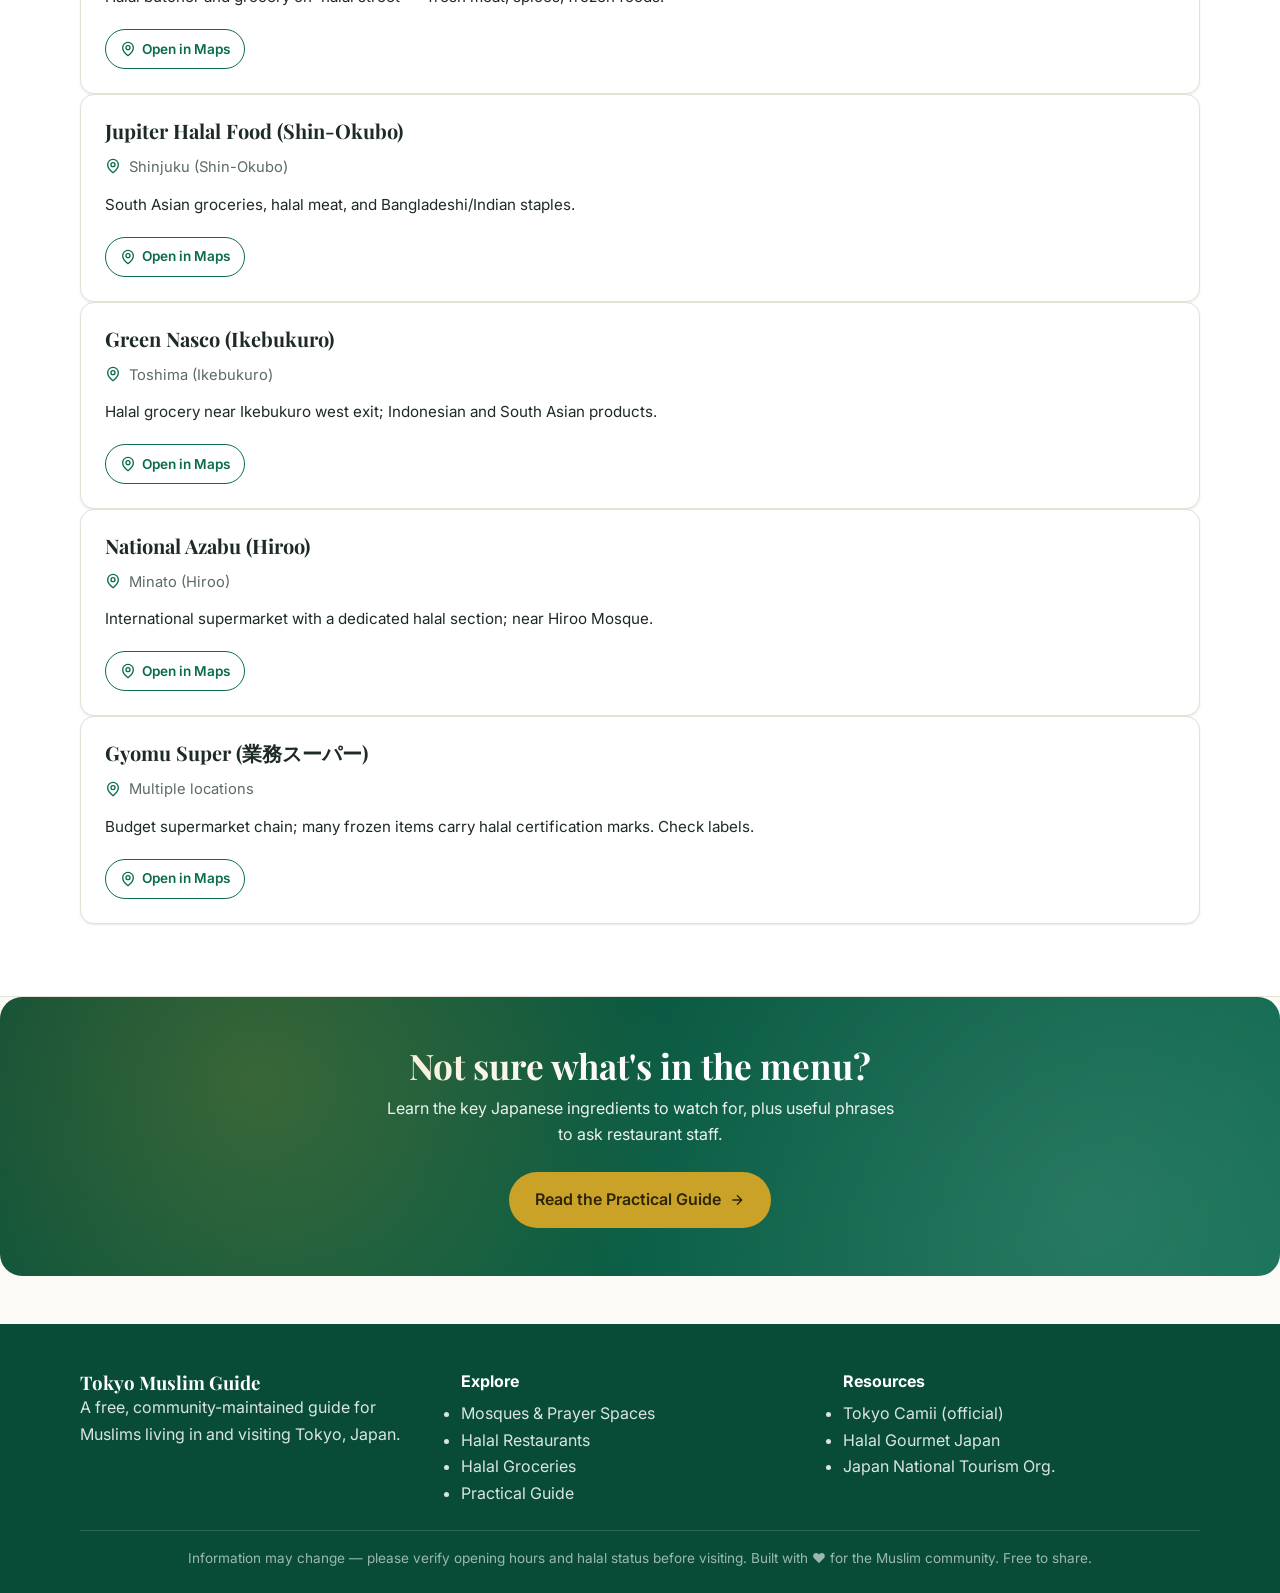
<file: halal-food.html>
<!DOCTYPE html>
<html lang="en">
<head>
  <meta charset="UTF-8">
  <meta name="viewport" content="width=device-width, initial-scale=1.0">
  <title>Halal Food &amp; Restaurants in Tokyo — Tokyo Muslim Guide</title>
  <meta name="description" content="Hand-picked halal and Muslim-friendly restaurants in Tokyo — wagyu yakiniku, ramen, sushi, Malaysian, Pakistani and more. Plus halal grocery stores.">
  <meta property="og:title" content="Halal Food & Restaurants in Tokyo">
  <meta property="og:description" content="Halal wagyu, ramen, sushi and more — plus halal grocery stores across Tokyo.">
  <meta property="og:type" content="website">
  <meta property="og:url" content="https://tokyomuslim.club/halal-food.html">
  <meta name="twitter:card" content="summary">
  <meta name="twitter:title" content="Halal Food & Restaurants in Tokyo">
  <meta name="twitter:description" content="Halal wagyu, ramen, sushi and more — plus halal grocery stores across Tokyo.">
  <link rel="canonical" href="https://tokyomuslim.club/halal-food.html">
  <script type="application/ld+json">
  {
    "@context": "https://schema.org",
    "@type": "ItemList",
    "name": "Halal Food & Restaurants in Tokyo",
    "description": "Hand-picked halal and Muslim-friendly restaurants in Tokyo — wagyu yakiniku, ramen, sushi, Malaysian, Pakistani and more. Plus halal grocery stores.",
    "url": "https://tokyomuslim.club/halal-food.html"
  }
  </script>
  <link rel="preconnect" href="https://fonts.googleapis.com">
  <link rel="preconnect" href="https://fonts.gstatic.com" crossorigin>
  <link href="https://fonts.googleapis.com/css2?family=Playfair+Display:wght@600;700&family=Inter:wght@400;500;600&family=Amiri:wght@400;700&display=swap" rel="stylesheet">
  <link rel="stylesheet" href="css/style.css">
</head>
<body>
  <a class="skip-link" href="#main">Skip to main content</a>
  <header class="site-header">
    <nav class="nav container" aria-label="Main navigation">
      <a class="nav-brand" href="index.html">
        <svg width="26" height="26" viewBox="0 0 24 24" fill="none" stroke="currentColor" stroke-width="1.8" aria-hidden="true"><path d="M12 2a7 7 0 0 0-7 7c0 2.4 1.2 4.2 2.6 5.7.9 1 1.4 1.8 1.4 3.3h6c0-1.5.5-2.3 1.4-3.3C17.8 13.2 19 11.4 19 9a7 7 0 0 0-7-7z"/><path d="M9 21h6"/></svg>
        <span>Tokyo Muslim Guide</span>
      </a>
      <button class="nav-toggle" aria-expanded="false" aria-controls="nav-links" aria-label="Toggle menu">
        <svg width="24" height="24" viewBox="0 0 24 24" fill="none" stroke="currentColor" stroke-width="2" aria-hidden="true"><path d="M3 6h18M3 12h18M3 18h18"/></svg>
      </button>
      <ul class="nav-links" id="nav-links">
        <li><a href="index.html">Home</a></li>
        <li><a href="mosques.html">Mosques</a></li>
        <li><a href="halal-food.html" aria-current="page">Halal Food</a></li>
        <li><a href="guide.html">Practical Guide</a></li>
      </ul>
    </nav>
  </header>
  <main id="main">
    <section class="page-hero">
      <div class="container">
        <p class="eyebrow">Halal Food · ハラル料理</p>
        <h1>Halal Restaurants in Tokyo</h1>
        <p class="lede">Hand-picked halal and Muslim-friendly restaurants — from wagyu yakiniku and ramen to Malaysian, Pakistani and Indonesian favorites.</p>
      </div>
    </section>
    <div class="pattern-band" aria-hidden="true"></div>
    <section class="section container">
      <div class="disclaimer">
        <svg width="20" height="20" viewBox="0 0 24 24" fill="none" stroke="currentColor" stroke-width="2" aria-hidden="true"><circle cx="12" cy="12" r="10"/><path d="M12 16v-4M12 8h.01"/></svg>
        <p><strong>Halal-certified</strong> = audited by a certifying body. <strong>Muslim-friendly / Muslim-owned</strong> = no pork and halal meat, but not formally certified. Choose based on your comfort level, and confirm with the restaurant when in doubt.</p>
      </div>
      <div class="controls">
        <div class="search-wrap">
          <svg width="18" height="18" viewBox="0 0 24 24" fill="none" stroke="currentColor" stroke-width="2" aria-hidden="true"><circle cx="11" cy="11" r="8"/><path d="m21 21-4.3-4.3"/></svg>
          <input type="search" id="food-search" class="search-input" placeholder="Search restaurants — try &quot;ramen&quot;, &quot;wagyu&quot;, &quot;Asakusa&quot;…" aria-label="Search restaurants">
        </div>
        <div class="filters" id="food-filters" role="group" aria-label="Filter restaurants">
          <button class="filter-btn active" data-filter="all">All</button>
          <button class="filter-btn" data-filter="certified">Halal-certified</button>
          <button class="filter-btn" data-filter="japanese">Japanese</button>
          <button class="filter-btn" data-filter="ramen">Ramen</button>
          <button class="filter-btn" data-filter="wagyu">Wagyu</button>
          <button class="filter-btn" data-filter="budget">Budget-friendly</button>
          <button class="filter-btn" data-filter="prayer-space">Prayer space</button>
        </div>
      </div>
      <div class="card-grid" id="food-grid"></div>
      <div class="empty-state" id="food-empty">
        <p>No restaurants match your search. Try a different keyword or filter.</p>
      </div>
    </section>
    <section class="section section-alt" id="groceries">
      <div class="container">
        <div class="section-head">
          <p class="eyebrow">Groceries · ハラル食品店</p>
          <h2>Halal Grocery Stores &amp; Butchers</h2>
          <p class="lede">Stock up on halal meat, spices, and ingredients from home — or grab snacks for your trip.</p>
        </div>
        <div class="card-grid" id="grocery-grid"></div>
      </div>
    </section>
    <section class="cta-banner">
      <div class="container">
        <h2>Not sure what's in the menu?</h2>
        <p>Learn the key Japanese ingredients to watch for, plus useful phrases to ask restaurant staff.</p>
        <a class="btn btn-gold" href="guide.html">Read the Practical Guide
          <svg width="16" height="16" viewBox="0 0 24 24" fill="none" stroke="currentColor" stroke-width="2" aria-hidden="true"><path d="M5 12h14M12 5l7 7-7 7"/></svg>
        </a>
      </div>
    </section>
  </main>
  <footer class="site-footer">
    <div class="container">
      <div class="footer-grid">
        <div>
          <h3>Tokyo Muslim Guide</h3>
          <p>A free, community-maintained guide for Muslims living in and visiting Tokyo, Japan.</p>
        </div>
        <div>
          <h4>Explore</h4>
          <ul>
            <li><a href="mosques.html">Mosques &amp; Prayer Spaces</a></li>
            <li><a href="halal-food.html">Halal Restaurants</a></li>
            <li><a href="halal-food.html#groceries">Halal Groceries</a></li>
            <li><a href="guide.html">Practical Guide</a></li>
          </ul>
        </div>
        <div>
          <h4>Resources</h4>
          <ul>
            <li><a href="https://tokyocamii.org" target="_blank" rel="noopener">Tokyo Camii (official)</a></li>
            <li><a href="https://www.halalgourmet.jp" target="_blank" rel="noopener">Halal Gourmet Japan</a></li>
            <li><a href="https://www.jnto.go.jp" target="_blank" rel="noopener">Japan National Tourism Org.</a></li>
          </ul>
        </div>
      </div>
      <p class="footer-note">Information may change — please verify opening hours and halal status before visiting. Built with ❤ for the Muslim community. Free to share.</p>
    </div>
  </footer>
  <script src="js/data.js"></script>
  <script src="js/main.js"></script>
</body>
</html>
</file>
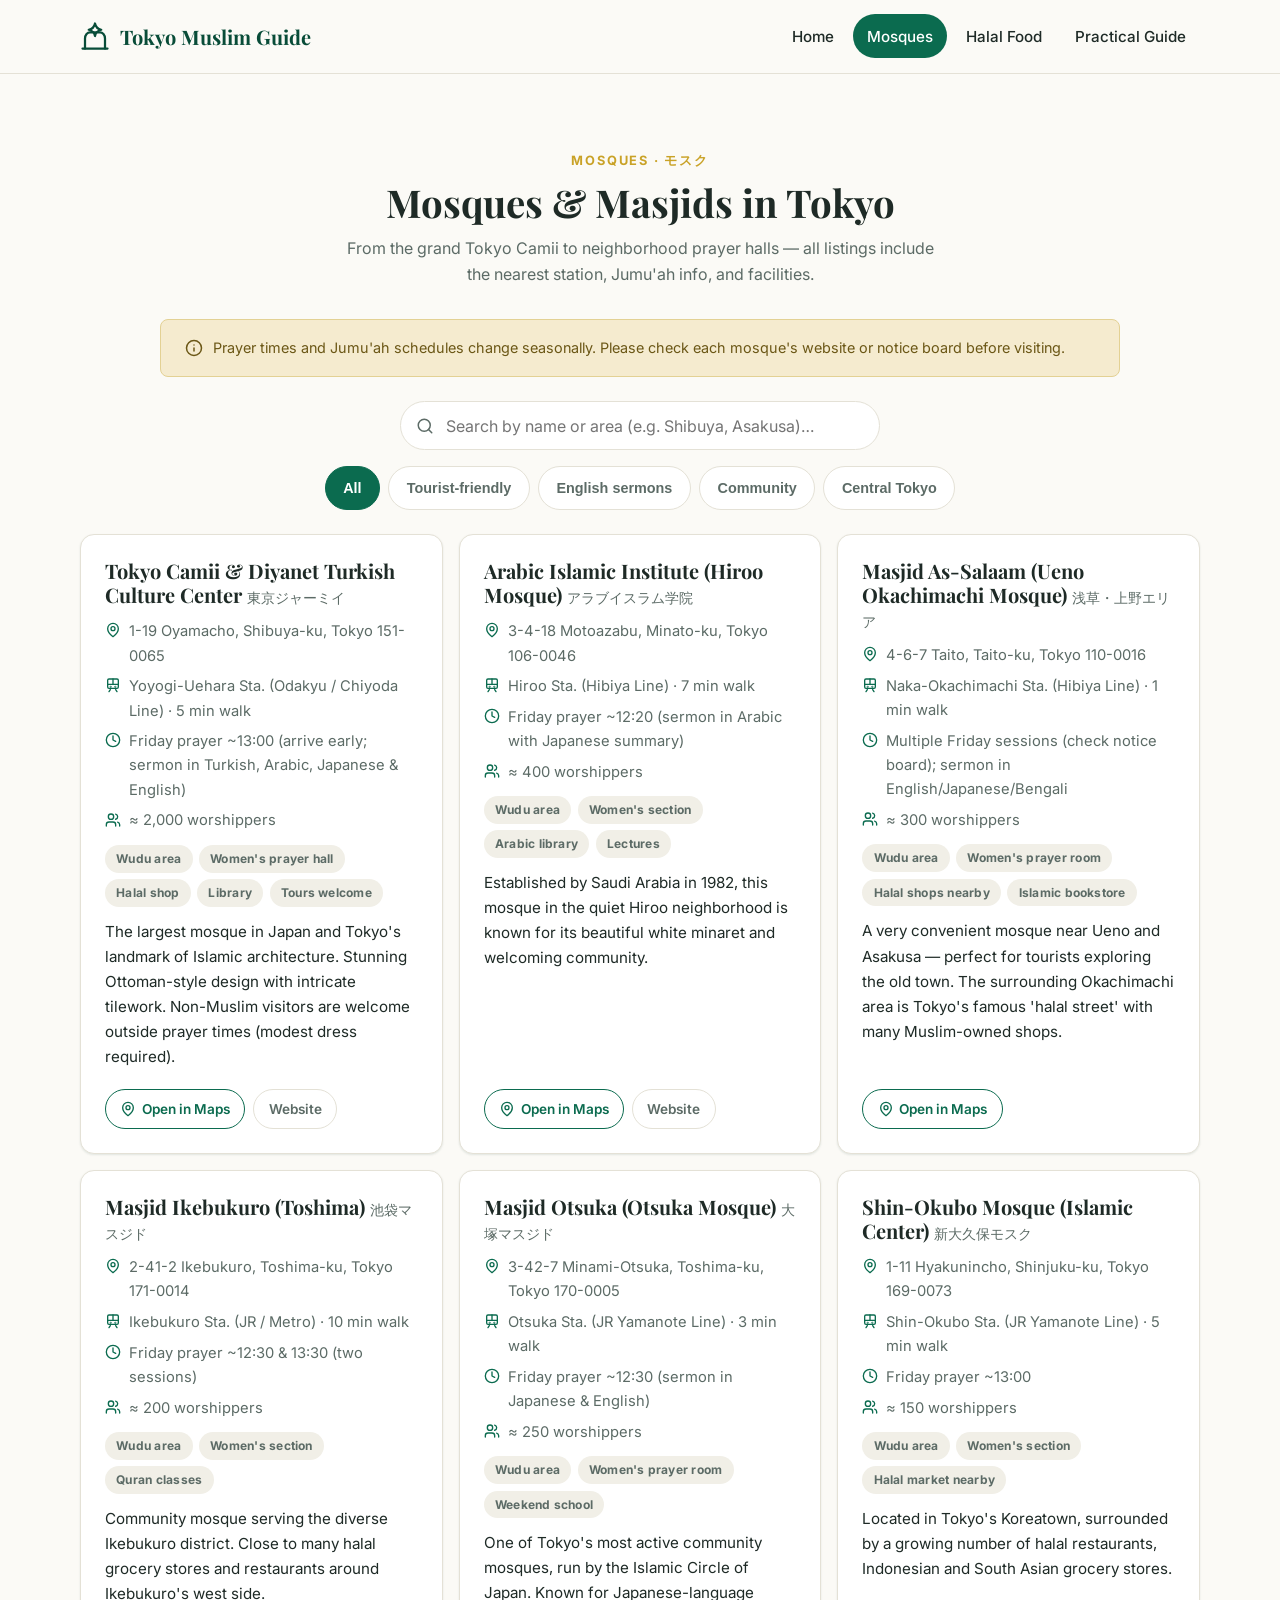
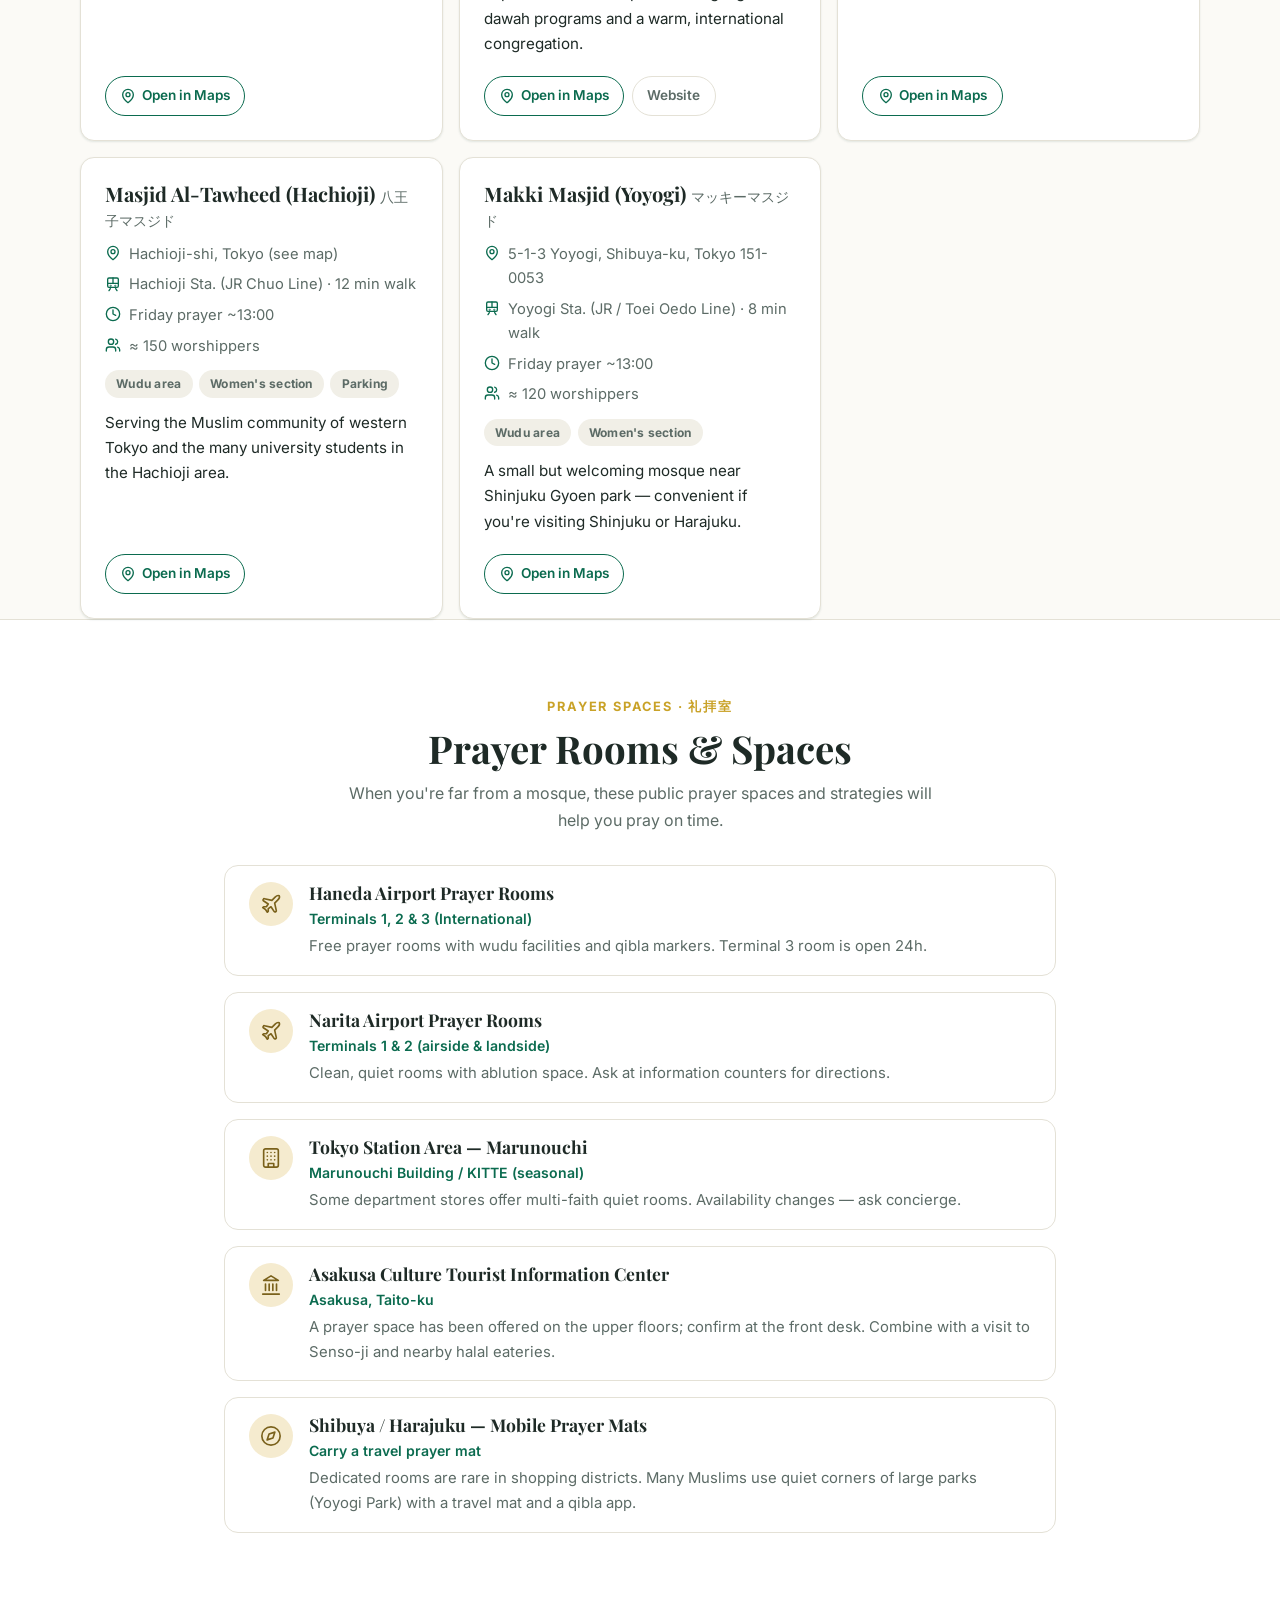
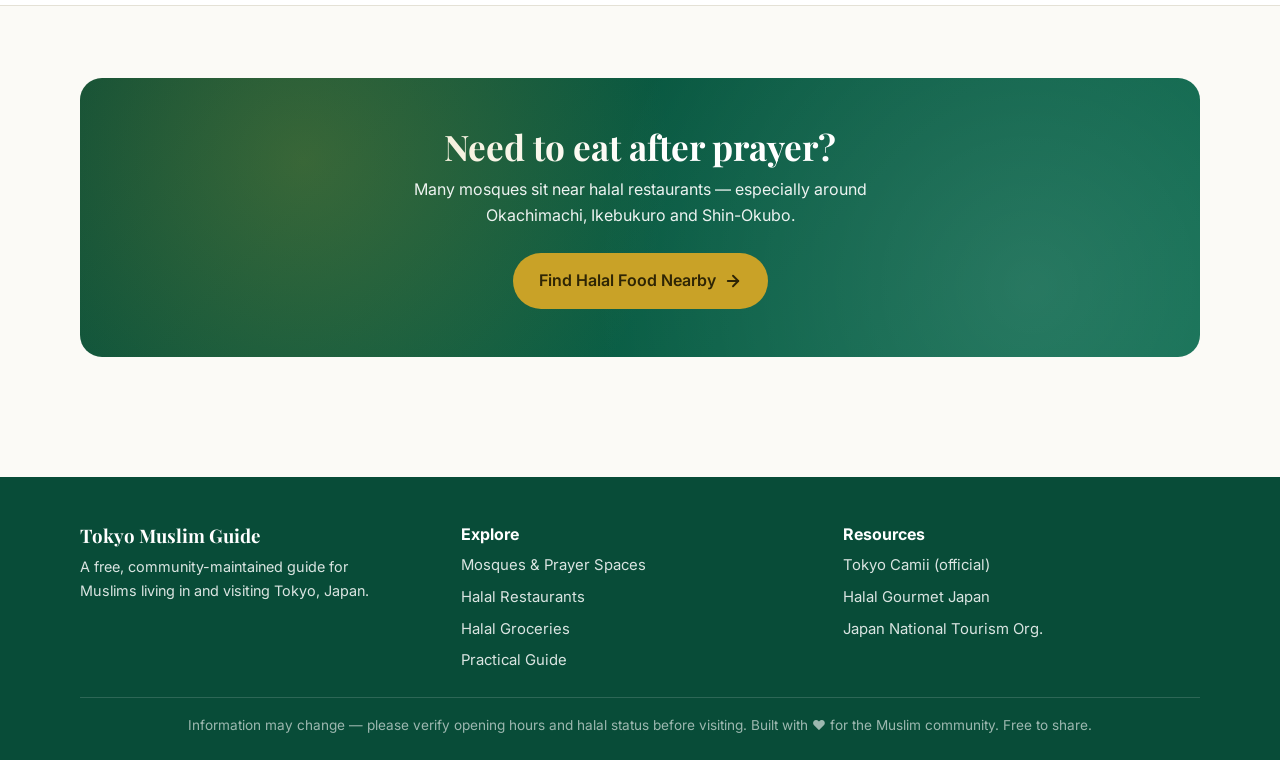
<file: mosques.html>
<!DOCTYPE html>
<html lang="en">
<head>
  <meta charset="UTF-8">
  <meta name="viewport" content="width=device-width, initial-scale=1">
  <title>Mosques & Prayer Spaces in Tokyo — Tokyo Muslim Guide</title>
  <meta name="description" content="Mosques (masjids) and prayer spaces across Tokyo: Tokyo Camii, Otsuka Mosque, Ueno, Ikebukuro and more — with directions, Jumu'ah times and facilities.">
  <meta property="og:title" content="Mosques & Prayer Spaces in Tokyo">
  <meta property="og:description" content="Find mosques and prayer rooms across Tokyo — directions, Jumu'ah times, and facilities.">
  <meta property="og:type" content="website">
  <meta property="og:url" content="https://tokyomuslim.club/mosques.html">
  <meta name="twitter:card" content="summary">
  <meta name="twitter:title" content="Mosques & Prayer Spaces in Tokyo">
  <meta name="twitter:description" content="Find mosques and prayer rooms across Tokyo — directions, Jumu'ah times, and facilities.">
  <link rel="canonical" href="https://tokyomuslim.club/mosques.html">
  <script type="application/ld+json">
  {
    "@context": "https://schema.org",
    "@type": "ItemList",
    "name": "Mosques & Prayer Spaces in Tokyo",
    "description": "Mosques (masjids) and prayer spaces across Tokyo with directions, Jumu'ah times and facilities.",
    "url": "https://tokyomuslim.club/mosques.html",
    "itemListElement": [
      { "@type": "ListItem", "position": 1, "item": { "@type": "PlaceOfWorship", "name": "Tokyo Camii & Diyanet Turkish Culture Center", "address": { "@type": "PostalAddress", "addressLocality": "Shibuya", "addressRegion": "Tokyo", "addressCountry": "JP" } } },
      { "@type": "ListItem", "position": 2, "item": { "@type": "PlaceOfWorship", "name": "Otsuka Mosque", "address": { "@type": "PostalAddress", "addressLocality": "Toshima", "addressRegion": "Tokyo", "addressCountry": "JP" } } },
      { "@type": "ListItem", "position": 3, "item": { "@type": "PlaceOfWorship", "name": "Masjid As-Salaam (Ueno Okachimachi)", "address": { "@type": "PostalAddress", "addressLocality": "Taito", "addressRegion": "Tokyo", "addressCountry": "JP" } } }
    ]
  }
  </script>
  <link rel="icon" href="data:image/svg+xml,<svg xmlns='http://www.w3.org/2000/svg' viewBox='0 0 100 100'><text y='0.9em' font-size='90'>🕌</text></svg>">
  <link rel="preconnect" href="https://fonts.googleapis.com">
  <link rel="preconnect" href="https://fonts.gstatic.com" crossorigin>
  <link href="https://fonts.googleapis.com/css2?family=Inter:wght@400;500;600;700&family=Playfair+Display:wght@600;700&family=Amiri:wght@400;700&display=swap" rel="stylesheet">
  <link rel="stylesheet" href="css/style.css">
</head>
<body>
  <a class="skip-link" href="#main">Skip to main content</a>

  <header class="site-header">
    <div class="container">
      <nav class="nav" aria-label="Main navigation">
        <a class="brand" href="index.html">
          <svg width="30" height="30" viewBox="0 0 24 24" fill="none" stroke="currentColor" stroke-width="1.8" stroke-linecap="round" stroke-linejoin="round" aria-hidden="true">
            <path d="M12 2c.5 2.5 2.5 4.5 5 5-2.5.5-4.5 2.5-5 5-.5-2.5-2.5-4.5-5-5 2.5-.5 4.5-2.5 5-5z"/>
            <path d="M4 22v-8c0-3 2-5 4-5h8c2 0 4 2 4 5v8"/>
            <path d="M2 22h20"/>
          </svg>
          Tokyo Muslim Guide
        </a>
        <button class="nav-toggle" aria-label="Toggle menu" aria-expanded="false" aria-controls="nav-links">
          <svg width="24" height="24" viewBox="0 0 24 24" fill="none" stroke="currentColor" stroke-width="2" stroke-linecap="round" aria-hidden="true">
            <line x1="3" y1="6" x2="21" y2="6"/><line x1="3" y1="12" x2="21" y2="12"/><line x1="3" y1="18" x2="21" y2="18"/>
          </svg>
        </button>
        <ul class="nav-links" id="nav-links">
          <li><a href="index.html">Home</a></li>
          <li><a href="mosques.html" aria-current="page">Mosques</a></li>
          <li><a href="halal-food.html">Halal Food</a></li>
          <li><a href="guide.html">Practical Guide</a></li>
        </ul>
      </nav>
    </div>
  </header>

  <main id="main">
    <section class="section" style="padding-bottom: 0;">
      <div class="container">
        <div class="section-head">
          <span class="kicker">Mosques · モスク</span>
          <h2>Mosques &amp; Masjids in Tokyo</h2>
          <p>From the grand Tokyo Camii to neighborhood prayer halls — all listings include the nearest station, Jumu'ah info, and facilities.</p>
        </div>

        <div class="disclaimer" role="note">
          <svg width="18" height="18" viewBox="0 0 24 24" fill="none" stroke="currentColor" stroke-width="2" stroke-linecap="round" stroke-linejoin="round" aria-hidden="true"><circle cx="12" cy="12" r="10"/><path d="M12 16v-4"/><path d="M12 8h.01"/></svg>
          <span>Prayer times and Jumu'ah schedules change seasonally. Please check each mosque's website or notice board before visiting.</span>
        </div>

        <div class="search-wrap">
          <svg width="18" height="18" viewBox="0 0 24 24" fill="none" stroke="currentColor" stroke-width="2" stroke-linecap="round" stroke-linejoin="round" aria-hidden="true"><circle cx="11" cy="11" r="8"/><path d="m21 21-4.3-4.3"/></svg>
          <input class="search-input" id="mosque-search" type="search" placeholder="Search by name or area (e.g. Shibuya, Asakusa)…" aria-label="Search mosques">
        </div>

        <div class="filter-bar" id="mosque-filters" role="group" aria-label="Filter mosques">
          <button class="filter-btn active" data-filter="all">All</button>
          <button class="filter-btn" data-filter="tourist-friendly">Tourist-friendly</button>
          <button class="filter-btn" data-filter="english">English sermons</button>
          <button class="filter-btn" data-filter="community">Community</button>
          <button class="filter-btn" data-filter="central">Central Tokyo</button>
        </div>

        <div class="grid" id="mosque-grid"></div>
        <p class="empty-state" id="mosque-empty">No mosques match your search. Try a different area or keyword.</p>
      </div>
    </section>

    <section class="section section-alt" id="prayer-spaces">
      <div class="container">
        <div class="section-head">
          <span class="kicker">Prayer Spaces · 礼拝室</span>
          <h2>Prayer Rooms &amp; Spaces</h2>
          <p>When you're far from a mosque, these public prayer spaces and strategies will help you pray on time.</p>
        </div>
        <div class="space-list" id="space-list"></div>
      </div>
    </section>

    <section class="section">
      <div class="container">
        <div class="cta-banner">
          <h2>Need to eat after prayer?</h2>
          <p>Many mosques sit near halal restaurants — especially around Okachimachi, Ikebukuro and Shin-Okubo.</p>
          <a class="btn btn-gold" href="halal-food.html">
            Find Halal Food Nearby
            <svg width="18" height="18" viewBox="0 0 24 24" fill="none" stroke="currentColor" stroke-width="2.5" stroke-linecap="round" stroke-linejoin="round" aria-hidden="true"><path d="M5 12h14"/><path d="m12 5 7 7-7 7"/></svg>
          </a>
        </div>
      </div>
    </section>
  </main>

  <footer class="site-footer">
    <div class="container">
      <div class="footer-grid">
        <div class="footer-brand">
          <h3>Tokyo Muslim Guide</h3>
          <p>A free, community-maintained guide for Muslims living in and visiting Tokyo, Japan.</p>
        </div>
        <div>
          <h4>Explore</h4>
          <ul class="footer-links">
            <li><a href="mosques.html">Mosques &amp; Prayer Spaces</a></li>
            <li><a href="halal-food.html">Halal Restaurants</a></li>
            <li><a href="halal-food.html#groceries">Halal Groceries</a></li>
            <li><a href="guide.html">Practical Guide</a></li>
          </ul>
        </div>
        <div>
          <h4>Resources</h4>
          <ul class="footer-links">
            <li><a href="https://tokyocamii.org" target="_blank" rel="noopener">Tokyo Camii (official)</a></li>
            <li><a href="https://www.halalgourmet.jp" target="_blank" rel="noopener">Halal Gourmet Japan</a></li>
            <li><a href="https://www.jnto.go.jp" target="_blank" rel="noopener">Japan National Tourism Org.</a></li>
          </ul>
        </div>
      </div>
      <p class="footer-note">
        Information may change — please verify opening hours and halal status before visiting.
        Built with ❤ for the Muslim community. Free to share.
      </p>
    </div>
  </footer>

  <script src="js/data.js"></script>
  <script src="js/main.js"></script>
</body>
</html>
</file>
<file: css/style.css>
/* ============================================================
   Tokyo Muslim Guide — Design System
   Palette: Deep Emerald + Gold (Islamic aesthetic)
   Type: Playfair Display (headings) + Inter (body) + Amiri (Arabic)
   ============================================================ */

:root {
  /* Color tokens */
  --color-primary: #0B6B4F;        /* deep emerald */
  --color-primary-dark: #084C38;
  --color-primary-light: #E7F3EE;
  --color-on-primary: #FFFFFF;
  --color-accent: #C9A227;         /* gold */
  --color-accent-soft: #F5EBCF;
  --color-background: #FBFAF6;     /* warm ivory */
  --color-surface: #FFFFFF;
  --color-foreground: #1E2A26;     /* near-black green */
  --color-muted: #5C6B66;
  --color-border: #E4E1D6;
  --color-destructive: #B3261E;
  --color-ring: #0B6B4F;

  /* Typography */
  --font-heading: "Playfair Display", "Noto Serif JP", serif;
  --font-body: "Inter", "Noto Sans JP", -apple-system, sans-serif;
  --font-arabic: "Amiri", serif;

  /* Spacing scale (8px base) */
  --space-1: 0.5rem;
  --space-2: 1rem;
  --space-3: 1.5rem;
  --space-4: 2rem;
  --space-5: 3rem;
  --space-6: 4.5rem;

  /* Elevation */
  --shadow-sm: 0 1px 2px rgba(11, 107, 79, 0.06), 0 1px 3px rgba(0,0,0,0.05);
  --shadow-md: 0 4px 12px rgba(11, 107, 79, 0.08), 0 2px 4px rgba(0,0,0,0.04);
  --shadow-lg: 0 12px 32px rgba(11, 107, 79, 0.12), 0 4px 8px rgba(0,0,0,0.05);

  --radius-sm: 8px;
  --radius-md: 14px;
  --radius-lg: 22px;

  --transition: 200ms cubic-bezier(0.4, 0, 0.2, 1);
}

/* ---------- Reset & base ---------- */
*, *::before, *::after { box-sizing: border-box; margin: 0; padding: 0; }

html { scroll-behavior: smooth; }

body {
  font-family: var(--font-body);
  font-size: 16px;
  line-height: 1.65;
  color: var(--color-foreground);
  background: var(--color-background);
  -webkit-font-smoothing: antialiased;
}

img { max-width: 100%; display: block; }

a { color: var(--color-primary); text-decoration: none; }
a:hover { text-decoration: underline; }

h1, h2, h3, h4 {
  font-family: var(--font-heading);
  font-weight: 700;
  line-height: 1.2;
  color: var(--color-foreground);
}

:focus-visible {
  outline: 3px solid var(--color-ring);
  outline-offset: 2px;
  border-radius: 4px;
}

.skip-link {
  position: absolute;
  left: -9999px;
  top: 0;
  background: var(--color-primary);
  color: var(--color-on-primary);
  padding: 0.75rem 1.25rem;
  z-index: 1000;
  border-radius: 0 0 var(--radius-sm) 0;
}
.skip-link:focus { left: 0; }

.container {
  width: 100%;
  max-width: 72rem;
  margin-inline: auto;
  padding-inline: var(--space-2);
}

/* ---------- Header / Nav ---------- */
.site-header {
  position: sticky;
  top: 0;
  z-index: 100;
  background: rgba(251, 250, 246, 0.92);
  backdrop-filter: blur(12px);
  border-bottom: 1px solid var(--color-border);
}

.nav {
  display: flex;
  align-items: center;
  justify-content: space-between;
  gap: var(--space-2);
  padding-block: 0.9rem;
}

.brand {
  display: flex;
  align-items: center;
  gap: 0.65rem;
  font-family: var(--font-heading);
  font-size: 1.25rem;
  font-weight: 700;
  color: var(--color-primary-dark);
}
.brand:hover { text-decoration: none; }
.brand svg { flex-shrink: 0; }

.nav-links {
  display: flex;
  align-items: center;
  gap: 0.25rem;
  list-style: none;
}

.nav-links a {
  display: inline-flex;
  align-items: center;
  gap: 0.4rem;
  padding: 0.55rem 0.9rem;
  border-radius: 999px;
  color: var(--color-foreground);
  font-weight: 500;
  font-size: 0.95rem;
  transition: background var(--transition), color var(--transition);
  min-height: 44px;
}
.nav-links a:hover { background: var(--color-primary-light); text-decoration: none; }
.nav-links a[aria-current="page"] {
  background: var(--color-primary);
  color: var(--color-on-primary);
}

.nav-toggle {
  display: none;
  background: none;
  border: 1px solid var(--color-border);
  border-radius: var(--radius-sm);
  padding: 0.5rem;
  cursor: pointer;
  min-width: 44px;
  min-height: 44px;
  color: var(--color-foreground);
}

@media (max-width: 760px) {
  .nav-toggle { display: inline-flex; align-items: center; justify-content: center; }
  .nav-links {
    position: absolute;
    top: 100%;
    left: 0;
    right: 0;
    flex-direction: column;
    align-items: stretch;
    background: var(--color-surface);
    border-bottom: 1px solid var(--color-border);
    padding: var(--space-1) var(--space-2) var(--space-2);
    box-shadow: var(--shadow-md);
    display: none;
  }
  .nav-links.open { display: flex; }
  .nav-links a { justify-content: center; }
}

/* ---------- Hero ---------- */
.hero {
  position: relative;
  overflow: hidden;
  background:
    radial-gradient(ellipse 60% 50% at 80% 10%, rgba(201, 162, 39, 0.14), transparent),
    radial-gradient(ellipse 50% 60% at 10% 90%, rgba(11, 107, 79, 0.10), transparent),
    var(--color-background);
  padding: var(--space-6) 0 var(--space-5);
  text-align: center;
}

.hero .bismillah {
  font-family: var(--font-arabic);
  font-size: clamp(1.4rem, 3vw, 2rem);
  color: var(--color-accent);
  margin-bottom: var(--space-2);
}

.hero h1 {
  font-size: clamp(2.2rem, 5.5vw, 3.6rem);
  letter-spacing: -0.01em;
  max-width: 18ch;
  margin-inline: auto;
}

.hero h1 .accent { color: var(--color-primary); }

.hero p.lede {
  max-width: 56ch;
  margin: var(--space-2) auto 0;
  font-size: 1.1rem;
  color: var(--color-muted);
}

.hero-actions {
  display: flex;
  flex-wrap: wrap;
  gap: var(--space-1);
  justify-content: center;
  margin-top: var(--space-3);
}

/* Geometric pattern band */
.pattern-band {
  height: 14px;
  background-image: repeating-linear-gradient(
    45deg,
    var(--color-primary) 0 10px,
    var(--color-accent) 10px 12px,
    transparent 12px 22px
  );
  opacity: 0.85;
}

/* ---------- Buttons ---------- */
.btn {
  display: inline-flex;
  align-items: center;
  gap: 0.5rem;
  padding: 0.8rem 1.5rem;
  border-radius: 999px;
  font-weight: 600;
  font-size: 1rem;
  border: 2px solid transparent;
  cursor: pointer;
  transition: transform var(--transition), box-shadow var(--transition),
              background var(--transition), color var(--transition);
  min-height: 48px;
}
.btn:hover { text-decoration: none; transform: translateY(-2px); }
.btn:active { transform: translateY(0) scale(0.98); }

.btn-primary {
  background: var(--color-primary);
  color: var(--color-on-primary);
  box-shadow: var(--shadow-md);
}
.btn-primary:hover { background: var(--color-primary-dark); box-shadow: var(--shadow-lg); }

.btn-outline {
  background: transparent;
  color: var(--color-primary-dark);
  border-color: var(--color-primary);
}
.btn-outline:hover { background: var(--color-primary-light); }

/* ---------- Sections ---------- */
.section { padding: var(--space-6) 0; }
.section-alt { background: var(--color-surface); border-block: 1px solid var(--color-border); }

.section-head {
  text-align: center;
  max-width: 60ch;
  margin: 0 auto var(--space-4);
}
.section-head .kicker {
  display: inline-block;
  font-size: 0.8rem;
  font-weight: 700;
  letter-spacing: 0.14em;
  text-transform: uppercase;
  color: var(--color-accent);
  margin-bottom: 0.5rem;
}
.section-head h2 { font-size: clamp(1.7rem, 3.5vw, 2.4rem); }
.section-head p { color: var(--color-muted); margin-top: 0.6rem; }

/* ---------- Cards grid ---------- */
.grid {
  display: grid;
  gap: var(--space-2);
  grid-template-columns: repeat(auto-fill, minmax(min(100%, 320px), 1fr));
}

.card {
  background: var(--color-surface);
  border: 1px solid var(--color-border);
  border-radius: var(--radius-md);
  padding: var(--space-3);
  box-shadow: var(--shadow-sm);
  transition: transform var(--transition), box-shadow var(--transition), border-color var(--transition);
  display: flex;
  flex-direction: column;
  gap: 0.75rem;
}
.card:hover {
  transform: translateY(-4px);
  box-shadow: var(--shadow-lg);
  border-color: var(--color-primary);
}

.card h3 { font-size: 1.25rem; }
.card .jp { color: var(--color-muted); font-size: 0.9rem; font-weight: 400; }

.card-meta {
  display: flex;
  flex-direction: column;
  gap: 0.4rem;
  font-size: 0.92rem;
  color: var(--color-muted);
}
.card-meta .row { display: flex; gap: 0.5rem; align-items: flex-start; }
.card-meta svg { flex-shrink: 0; margin-top: 0.2rem; color: var(--color-primary); }

.card p.desc { font-size: 0.95rem; }

.card-actions {
  margin-top: auto;
  display: flex;
  flex-wrap: wrap;
  gap: 0.5rem;
  padding-top: 0.5rem;
}

.chip-link {
  display: inline-flex;
  align-items: center;
  gap: 0.35rem;
  padding: 0.45rem 0.9rem;
  border-radius: 999px;
  font-size: 0.85rem;
  font-weight: 600;
  border: 1.5px solid var(--color-primary);
  color: var(--color-primary);
  transition: background var(--transition), color var(--transition);
  min-height: 40px;
}
.chip-link:hover { background: var(--color-primary); color: var(--color-on-primary); text-decoration: none; }
.chip-link.subtle { border-color: var(--color-border); color: var(--color-muted); }
.chip-link.subtle:hover { border-color: var(--color-primary); color: var(--color-primary); background: var(--color-primary-light); }

/* ---------- Badges ---------- */
.badge {
  display: inline-flex;
  align-items: center;
  gap: 0.3rem;
  font-size: 0.75rem;
  font-weight: 700;
  padding: 0.25rem 0.7rem;
  border-radius: 999px;
  letter-spacing: 0.02em;
}
.badge-halal { background: var(--color-primary-light); color: var(--color-primary-dark); }
.badge-friendly { background: var(--color-accent-soft); color: #7A611B; }
.badge-price { background: #F1EFE7; color: var(--color-muted); }

.tag-row { display: flex; flex-wrap: wrap; gap: 0.4rem; }

/* ---------- Filter bar ---------- */
.filter-bar {
  display: flex;
  flex-wrap: wrap;
  gap: 0.5rem;
  justify-content: center;
  margin-bottom: var(--space-3);
}
.filter-btn {
  padding: 0.5rem 1.1rem;
  border-radius: 999px;
  border: 1.5px solid var(--color-border);
  background: var(--color-surface);
  color: var(--color-muted);
  font-weight: 600;
  font-size: 0.9rem;
  cursor: pointer;
  transition: all var(--transition);
  min-height: 44px;
}
.filter-btn:hover { border-color: var(--color-primary); color: var(--color-primary); }
.filter-btn.active {
  background: var(--color-primary);
  border-color: var(--color-primary);
  color: var(--color-on-primary);
}

.search-wrap {
  max-width: 480px;
  margin: 0 auto var(--space-2);
  position: relative;
}
.search-wrap svg {
  position: absolute;
  left: 1rem;
  top: 50%;
  transform: translateY(-50%);
  color: var(--color-muted);
  pointer-events: none;
}
.search-input {
  width: 100%;
  padding: 0.85rem 1rem 0.85rem 2.8rem;
  border: 1.5px solid var(--color-border);
  border-radius: 999px;
  font-size: 1rem;
  font-family: var(--font-body);
  background: var(--color-surface);
  transition: border-color var(--transition), box-shadow var(--transition);
  min-height: 48px;
}
.search-input:focus {
  outline: none;
  border-color: var(--color-primary);
  box-shadow: 0 0 0 4px rgba(11, 107, 79, 0.12);
}

.empty-state {
  text-align: center;
  padding: var(--space-4);
  color: var(--color-muted);
  display: none;
}
.empty-state.show { display: block; }

/* ---------- Feature tiles (homepage) ---------- */
.tiles {
  display: grid;
  gap: var(--space-2);
  grid-template-columns: repeat(auto-fit, minmax(min(100%, 240px), 1fr));
}
.tile {
  background: var(--color-surface);
  border: 1px solid var(--color-border);
  border-radius: var(--radius-md);
  padding: var(--space-3);
  text-align: left;
  transition: transform var(--transition), box-shadow var(--transition), border-color var(--transition);
  display: flex;
  flex-direction: column;
  gap: 0.6rem;
}
.tile:hover { transform: translateY(-4px); box-shadow: var(--shadow-md); border-color: var(--color-primary); text-decoration: none; }
.tile .icon-wrap {
  width: 52px;
  height: 52px;
  border-radius: var(--radius-sm);
  background: var(--color-primary-light);
  display: grid;
  place-items: center;
  color: var(--color-primary);
}
.tile h3 { font-size: 1.15rem; color: var(--color-foreground); }
.tile p { font-size: 0.92rem; color: var(--color-muted); }
.tile .go {
  margin-top: auto;
  font-weight: 600;
  font-size: 0.9rem;
  color: var(--color-primary);
  display: inline-flex;
  align-items: center;
  gap: 0.3rem;
}

/* ---------- Tips list ---------- */
.tips-list {
  display: grid;
  gap: var(--space-2);
  grid-template-columns: repeat(auto-fill, minmax(min(100%, 340px), 1fr));
}
.tip {
  background: var(--color-surface);
  border-left: 4px solid var(--color-accent);
  border-radius: var(--radius-sm);
  padding: var(--space-2) var(--space-3);
  box-shadow: var(--shadow-sm);
}
.tip h3 { font-size: 1.05rem; margin-bottom: 0.35rem; }
.tip p { font-size: 0.93rem; color: var(--color-muted); }

/* ---------- Prayer space list ---------- */
.space-list { display: flex; flex-direction: column; gap: var(--space-2); max-width: 52rem; margin-inline: auto; }
.space-item {
  display: flex;
  gap: var(--space-2);
  background: var(--color-surface);
  border: 1px solid var(--color-border);
  border-radius: var(--radius-md);
  padding: var(--space-2) var(--space-3);
  align-items: flex-start;
}
.space-item .icon-wrap {
  width: 44px; height: 44px;
  border-radius: 50%;
  background: var(--color-accent-soft);
  color: #7A611B;
  display: grid; place-items: center;
  flex-shrink: 0;
}
.space-item h3 { font-size: 1.1rem; }
.space-item .loc { font-size: 0.88rem; color: var(--color-primary); font-weight: 600; }
.space-item p { font-size: 0.93rem; color: var(--color-muted); margin-top: 0.25rem; }

/* ---------- CTA banner ---------- */
.cta-banner {
  background: linear-gradient(135deg, var(--color-primary-dark), var(--color-primary));
  color: var(--color-on-primary);
  border-radius: var(--radius-lg);
  padding: var(--space-5) var(--space-3);
  text-align: center;
  position: relative;
  overflow: hidden;
}
.cta-banner::before {
  content: "";
  position: absolute;
  inset: 0;
  background-image: radial-gradient(circle at 20% 30%, rgba(201,162,39,0.25), transparent 40%),
                    radial-gradient(circle at 85% 75%, rgba(255,255,255,0.12), transparent 45%);
  pointer-events: none;
}
.cta-banner h2 { color: var(--color-on-primary); font-size: clamp(1.6rem, 3vw, 2.2rem); }
.cta-banner p { max-width: 52ch; margin: var(--space-1) auto var(--space-3); opacity: 0.92; }
.cta-banner .btn { position: relative; }
.btn-gold { background: var(--color-accent); color: #2E2505; }
.btn-gold:hover { background: #DDB52F; }

/* ---------- Footer ---------- */
.site-footer {
  background: var(--color-primary-dark);
  color: rgba(255,255,255,0.85);
  padding: var(--space-5) 0 var(--space-3);
  margin-top: var(--space-5);
}
.footer-grid {
  display: grid;
  gap: var(--space-3);
  grid-template-columns: repeat(auto-fit, minmax(min(100%, 220px), 1fr));
  margin-bottom: var(--space-3);
}
.site-footer h3, .site-footer h4 { color: #fff; }
.site-footer h4 { font-size: 1rem; margin-bottom: 0.6rem; font-family: var(--font-body); font-weight: 700; }
.site-footer a { color: rgba(255,255,255,0.85); }
.site-footer a:hover { color: var(--color-accent); }
.footer-links { list-style: none; display: flex; flex-direction: column; gap: 0.45rem; font-size: 0.93rem; }
.footer-note {
  border-top: 1px solid rgba(255,255,255,0.15);
  padding-top: var(--space-2);
  font-size: 0.85rem;
  text-align: center;
  color: rgba(255,255,255,0.6);
}
.footer-brand p { font-size: 0.9rem; margin-top: 0.5rem; max-width: 34ch; }

/* ---------- Disclaimer ---------- */
.disclaimer {
  background: var(--color-accent-soft);
  border: 1px solid #E3D194;
  border-radius: var(--radius-sm);
  padding: var(--space-2) var(--space-3);
  font-size: 0.9rem;
  color: #6B5716;
  max-width: 60rem;
  margin: 0 auto var(--space-3);
  display: flex;
  gap: 0.6rem;
  align-items: flex-start;
}
.disclaimer svg { flex-shrink: 0; margin-top: 0.15rem; }

/* ---------- Animations ---------- */
@keyframes fadeUp {
  from { opacity: 0; transform: translateY(16px); }
  to { opacity: 1; transform: translateY(0); }
}
.reveal { animation: fadeUp 500ms ease-out both; }
.reveal-1 { animation-delay: 80ms; }
.reveal-2 { animation-delay: 160ms; }
.reveal-3 { animation-delay: 240ms; }

@media (prefers-reduced-motion: reduce) {
  *, *::before, *::after {
    animation-duration: 0.01ms !important;
    animation-iteration-count: 1 !important;
    transition-duration: 0.01ms !important;
  }
  html { scroll-behavior: auto; }
}

/* ---------- Print ---------- */
@media print {
  .site-header, .site-footer, .hero-actions, .filter-bar, .search-wrap { display: none; }
  .card { break-inside: avoid; box-shadow: none; }
}
</file>
